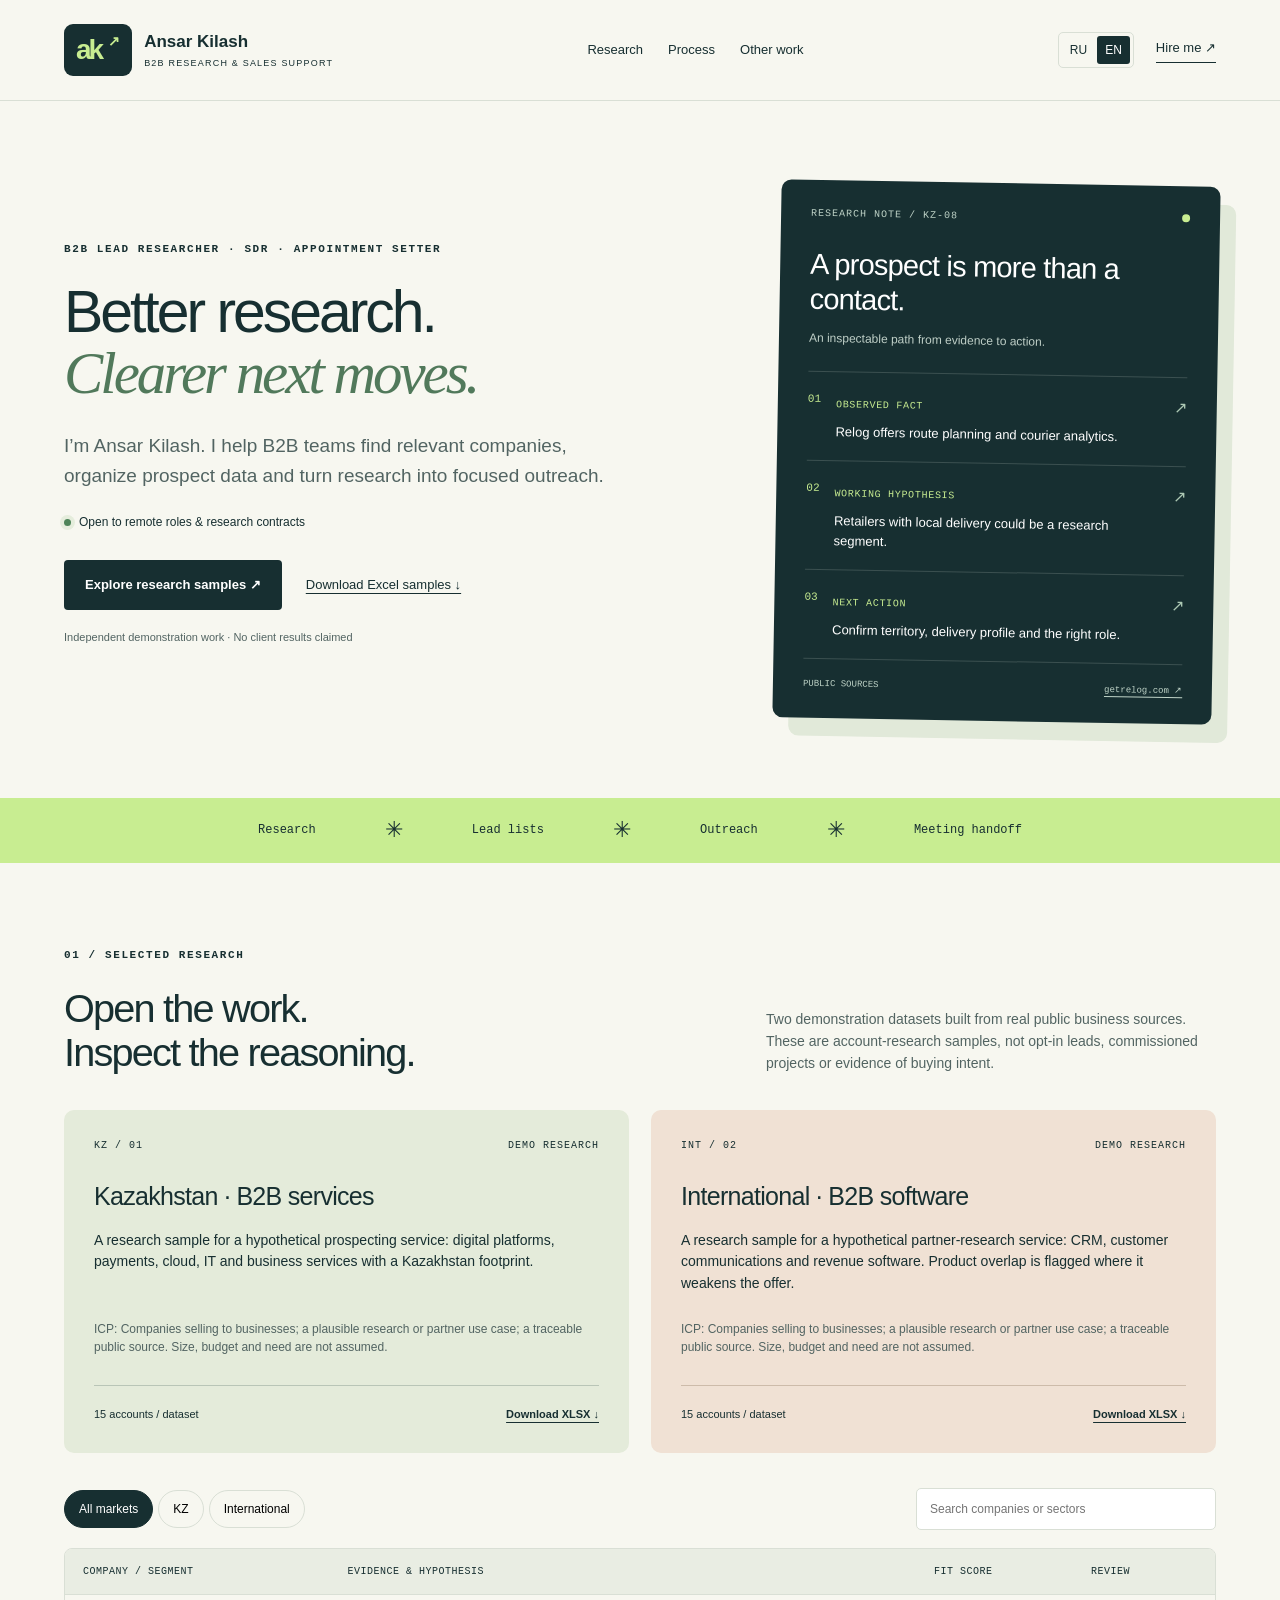
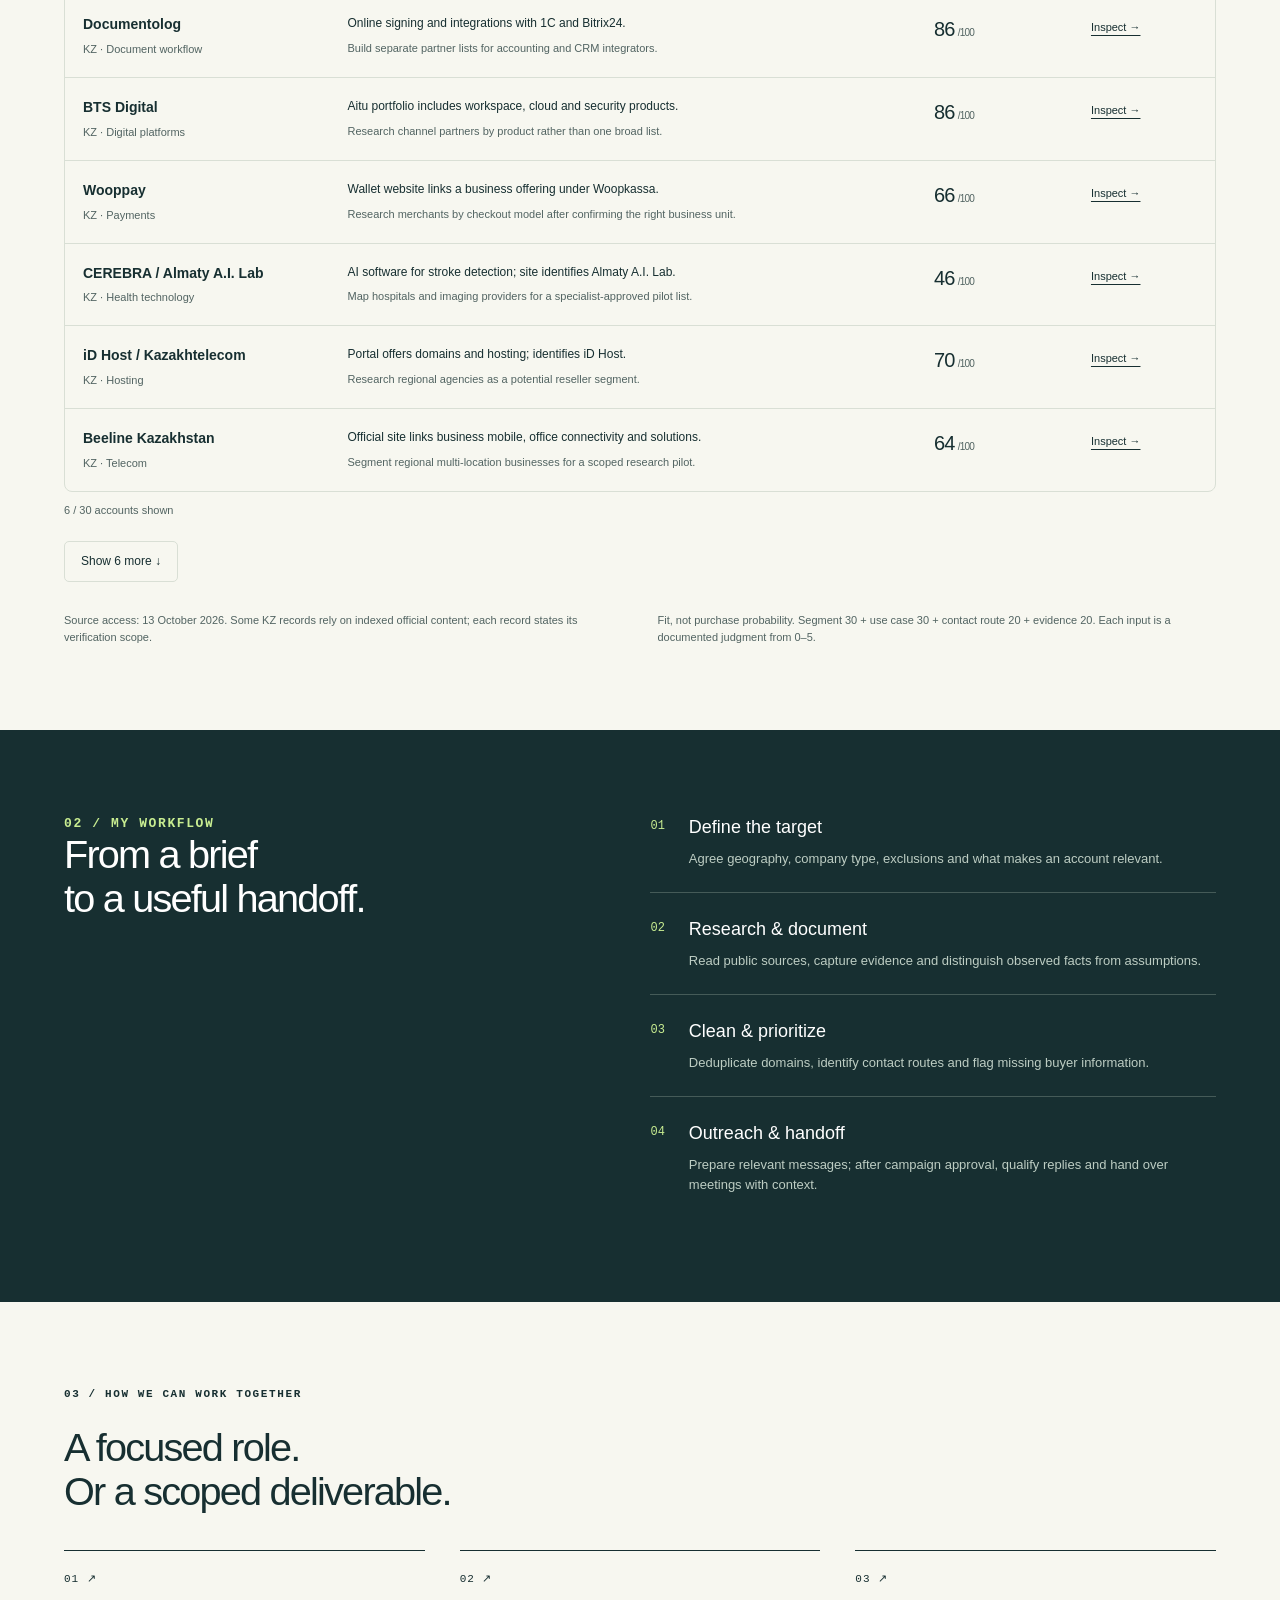
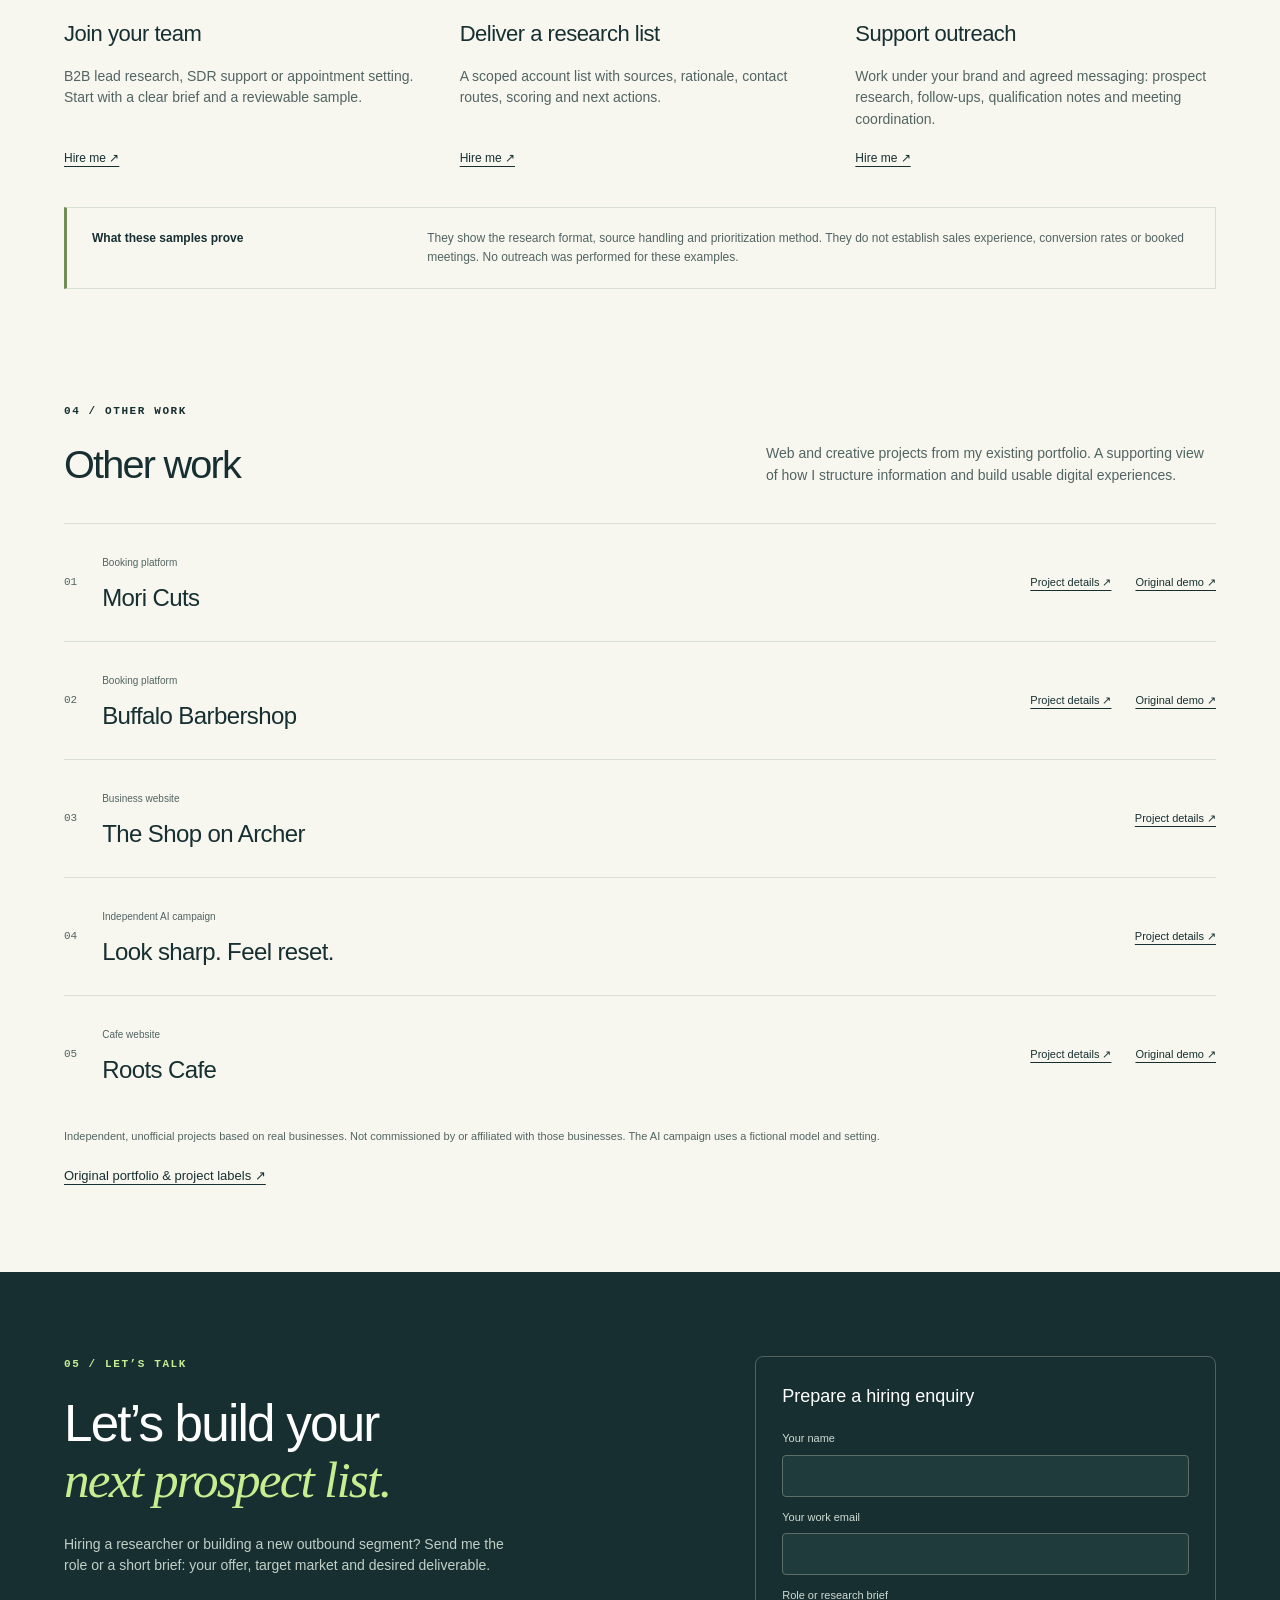
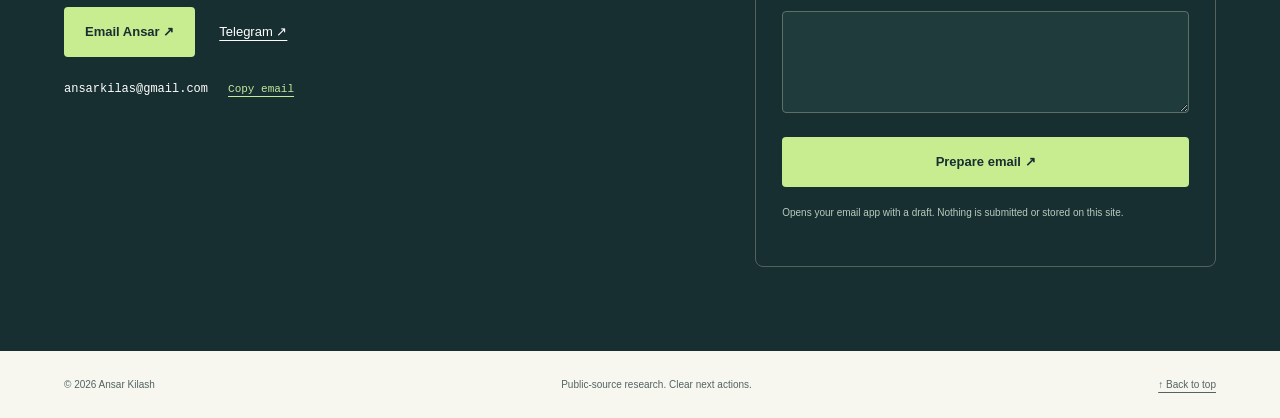
<file: index.html>
<!doctype html><html lang="en"><head><meta charset="utf-8"><meta name="viewport" content="width=device-width,initial-scale=1"><meta name="theme-color" content="#122b2d"><title>Ansar Kilash | B2B Lead Researcher & SDR</title><meta name="description" content="B2B lead research and SDR portfolio of Ansar Kilash. Public-source research samples for Kazakhstan and international markets."><meta property="og:title" content="Ansar Kilash | B2B Lead Researcher & SDR"><meta property="og:description" content="B2B lead research and SDR portfolio of Ansar Kilash. Public-source research samples for Kazakhstan and international markets."><meta property="og:type" content="website"><link rel="alternate" hreflang="en" href="index.html"><link rel="alternate" hreflang="ru" href="ru.html"><link rel="icon" href="favicon.svg" type="image/svg+xml"><link rel="stylesheet" href="styles.css"><script src="data.js" defer></script><script src="app.js" defer></script></head><body><a class="skip" href="#main">Skip to content</a><header><a class="brand" href="index.html"><span class="monogram">ak<span>↗</span></span><span>Ansar Kilash<small>B2B RESEARCH & SALES SUPPORT</small></span></a><nav aria-label="Main navigation"><a href="#research">Research</a><a href="#process">Process</a><a href="#other">Other work</a></nav><div class="nav-right"><div class="languages" aria-label="Language"><a href="ru.html" >RU</a><a href="index.html" aria-current="page">EN</a></div><a class="small-cta" href="#contact">Hire me ↗</a></div></header><main id="main"><section class="hero"><div class="hero-copy"><p class="eyebrow">B2B LEAD RESEARCHER · SDR · APPOINTMENT SETTER</p><h1>Better research.<br><em>Clearer next moves.</em></h1><p class="intro">I’m Ansar Kilash. I help B2B teams find relevant companies, organize prospect data and turn research into focused outreach.</p><p class="available"><span></span>Open to remote roles & research contracts</p><div class="buttons"><a class="button primary" href="#research">Explore research samples ↗</a><a class="text-link" href="#downloads">Download Excel samples ↓</a></div><p class="micro">Independent demonstration work · No client results claimed</p></div><aside class="research-board" aria-label="Example research reasoning"><div class="board-top"><span>RESEARCH NOTE / KZ-08</span><span class="board-dot"></span></div><h2>A prospect is more than a contact.</h2><p>An inspectable path from evidence to action.</p><div class="board-item"><span>01</span><div><small>Observed fact</small><p>Relog offers route planning and courier analytics.</p></div><i>↗</i></div><div class="board-item"><span>02</span><div><small>Working hypothesis</small><p>Retailers with local delivery could be a research segment.</p></div><i>↗</i></div><div class="board-item"><span>03</span><div><small>Next action</small><p>Confirm territory, delivery profile and the right role.</p></div><i>↗</i></div><div class="board-footer"><span>PUBLIC SOURCES</span><a href="https://getrelog.com/" target="_blank" rel="noopener noreferrer">getrelog.com ↗</a></div></aside></section><div class="capability-strip"><span>Research</span><b aria-hidden="true">✳</b><span>Lead lists</span><b aria-hidden="true">✳</b><span>Outreach</span><b aria-hidden="true">✳</b><span>Meeting handoff</span></div><section class="section" id="research"><div class="section-head"><div><p class="eyebrow">01 / Selected research</p><h2>Open the work.<br>Inspect the reasoning.</h2></div><p>Two demonstration datasets built from real public business sources. These are account-research samples, not opt-in leads, commissioned projects or evidence of buying intent.</p></div><div class="case-grid" id="downloads"><article class="case kz"><div class="case-top"><span>KZ / 01</span><span>DEMO RESEARCH</span></div><h3>Kazakhstan · B2B services</h3><p>A research sample for a hypothetical prospecting service: digital platforms, payments, cloud, IT and business services with a Kazakhstan footprint.</p><p class="icp">ICP: Companies selling to businesses; a plausible research or partner use case; a traceable public source. Size, budget and need are not assumed.</p><div class="case-bottom"><span>15 accounts / dataset</span><a href="downloads/KZ-prospect-research.xlsx" download>Download XLSX ↓</a></div></article><article class="case international"><div class="case-top"><span>INT / 02</span><span>DEMO RESEARCH</span></div><h3>International · B2B software</h3><p>A research sample for a hypothetical partner-research service: CRM, customer communications and revenue software. Product overlap is flagged where it weakens the offer.</p><p class="icp">ICP: Companies selling to businesses; a plausible research or partner use case; a traceable public source. Size, budget and need are not assumed.</p><div class="case-bottom"><span>15 accounts / dataset</span><a href="downloads/International-prospect-research.xlsx" download>Download XLSX ↓</a></div></article></div><div class="research-controls"><div class="filters" role="group" aria-label="Market filter"><button type="button" data-market="ALL" aria-pressed="true">All markets</button><button type="button" data-market="KZ" aria-pressed="false">KZ</button><button type="button" data-market="INT" aria-pressed="false">International</button></div><label class="search"><span class="sr-only">Search companies or sectors</span><input type="search" id="search" placeholder="Search companies or sectors"></label></div><div class="table-wrap"><table><thead><tr><th scope="col">Company / segment</th><th scope="col">Evidence & hypothesis</th><th scope="col">Fit score</th><th scope="col">Review</th></tr></thead><tbody id="leads"><tr data-id="KZ-01"><td><b>Documentolog</b><small>KZ · Document workflow</small></td><td><p>Online signing and integrations with 1C and Bitrix24.</p><small>Build separate partner lists for accounting and CRM integrators.</small></td><td><span class="score">86<small>/100</small></span></td><td><button class="inspect" data-id="KZ-01">Inspect →<span class="sr-only"> Documentolog</span></button></td></tr><tr data-id="KZ-02"><td><b>BTS Digital</b><small>KZ · Digital platforms</small></td><td><p>Aitu portfolio includes workspace, cloud and security products.</p><small>Research channel partners by product rather than one broad list.</small></td><td><span class="score">86<small>/100</small></span></td><td><button class="inspect" data-id="KZ-02">Inspect →<span class="sr-only"> BTS Digital</span></button></td></tr><tr data-id="KZ-03"><td><b>Wooppay</b><small>KZ · Payments</small></td><td><p>Wallet website links a business offering under Woopkassa.</p><small>Research merchants by checkout model after confirming the right business unit.</small></td><td><span class="score">66<small>/100</small></span></td><td><button class="inspect" data-id="KZ-03">Inspect →<span class="sr-only"> Wooppay</span></button></td></tr><tr data-id="KZ-04"><td><b>CEREBRA / Almaty A.I. Lab</b><small>KZ · Health technology</small></td><td><p>AI software for stroke detection; site identifies Almaty A.I. Lab.</p><small>Map hospitals and imaging providers for a specialist-approved pilot list.</small></td><td><span class="score">46<small>/100</small></span></td><td><button class="inspect" data-id="KZ-04">Inspect →<span class="sr-only"> CEREBRA / Almaty A.I. Lab</span></button></td></tr><tr data-id="KZ-05"><td><b>iD Host / Kazakhtelecom</b><small>KZ · Hosting</small></td><td><p>Portal offers domains and hosting; identifies iD Host.</p><small>Research regional agencies as a potential reseller segment.</small></td><td><span class="score">70<small>/100</small></span></td><td><button class="inspect" data-id="KZ-05">Inspect →<span class="sr-only"> iD Host / Kazakhtelecom</span></button></td></tr><tr data-id="KZ-06"><td><b>Beeline Kazakhstan</b><small>KZ · Telecom</small></td><td><p>Official site links business mobile, office connectivity and solutions.</p><small>Segment regional multi-location businesses for a scoped research pilot.</small></td><td><span class="score">64<small>/100</small></span></td><td><button class="inspect" data-id="KZ-06">Inspect →<span class="sr-only"> Beeline Kazakhstan</span></button></td></tr><tr data-id="KZ-07"><td><b>OneVision</b><small>KZ · Payments</small></td><td><p>Internet acquiring, recurring payments and merchant API.</p><small>Build merchant lists separated by subscription and one-off payment models.</small></td><td><span class="score">90<small>/100</small></span></td><td><button class="inspect" data-id="KZ-07">Inspect →<span class="sr-only"> OneVision</span></button></td></tr><tr data-id="KZ-08"><td><b>Relog</b><small>KZ · Logistics SaaS</small></td><td><p>TMS for route planning, orders and courier analytics.</p><small>Research retailers and distributors with visible local delivery operations.</small></td><td><span class="score">92<small>/100</small></span></td><td><button class="inspect" data-id="KZ-08">Inspect →<span class="sr-only"> Relog</span></button></td></tr><tr data-id="KZ-09"><td><b>Citix</b><small>KZ · Outdoor advertising</small></td><td><p>Smart-board advertising in Kazakhstan; media-plan enquiry page.</p><small>Research regional brands with physical outlets for media sales.</small></td><td><span class="score">80<small>/100</small></span></td><td><button class="inspect" data-id="KZ-09">Inspect →<span class="sr-only"> Citix</span></button></td></tr><tr data-id="KZ-10"><td><b>Kazteleport</b><small>KZ · Cloud and IT</small></td><td><p>Business infrastructure, cloud, colocation and cybersecurity services.</p><small>Research IT service partners by cloud and security specialization.</small></td><td><span class="score">80<small>/100</small></span></td><td><button class="inspect" data-id="KZ-10">Inspect →<span class="sr-only"> Kazteleport</span></button></td></tr><tr data-id="KZ-11"><td><b>PS Cloud Services</b><small>KZ · Cloud and hosting</small></td><td><p>Official documentation describes a hosted website-builder product.</p><small>Research web agencies as a possible partner channel.</small></td><td><span class="score">58<small>/100</small></span></td><td><button class="inspect" data-id="KZ-11">Inspect →<span class="sr-only"> PS Cloud Services</span></button></td></tr><tr data-id="KZ-12"><td><b>Hoster.KZ</b><small>KZ · Hosting</small></td><td><p>Official help pages expose support and service-order routing.</p><small>Qualify agency reseller fit before building a partner list.</small></td><td><span class="score">48<small>/100</small></span></td><td><button class="inspect" data-id="KZ-12">Inspect →<span class="sr-only"> Hoster.KZ</span></button></td></tr><tr data-id="KZ-13"><td><b>Clockster</b><small>KZ · Workforce SaaS</small></td><td><p>Help topics include attendance, schedules, payroll and locations.</p><small>Research multi-location service businesses for workforce-product fit.</small></td><td><span class="score">78<small>/100</small></span></td><td><button class="inspect" data-id="KZ-13">Inspect →<span class="sr-only"> Clockster</span></button></td></tr><tr data-id="KZ-14"><td><b>Tarlan Payments</b><small>KZ · Payments</small></td><td><p>Official docs describe merchant onboarding and payment gateway integration.</p><small>Research online businesses by integration complexity.</small></td><td><span class="score">78<small>/100</small></span></td><td><button class="inspect" data-id="KZ-14">Inspect →<span class="sr-only"> Tarlan Payments</span></button></td></tr><tr data-id="KZ-15"><td><b>Hosti.kz</b><small>KZ · IT services</small></td><td><p>Business websites, corporate software, hosting and maintenance.</p><small>Research local businesses by website and maintenance use case.</small></td><td><span class="score">90<small>/100</small></span></td><td><button class="inspect" data-id="KZ-15">Inspect →<span class="sr-only"> Hosti.kz</span></button></td></tr><tr data-id="INT-01"><td><b>Pipedrive</b><small>INT · CRM</small></td><td><p>Sales CRM with pipeline management, automations and partner program.</p><small>Research regional CRM consultancies as a channel-partner segment.</small></td><td><span class="score">76<small>/100</small></span></td><td><button class="inspect" data-id="INT-01">Inspect →<span class="sr-only"> Pipedrive</span></button></td></tr><tr data-id="INT-02"><td><b>Close</b><small>INT · CRM</small></td><td><p>Sales CRM combines calling, email, SMS and automation.</p><small>Research sales agencies for a partner-focused list.</small></td><td><span class="score">76<small>/100</small></span></td><td><button class="inspect" data-id="INT-02">Inspect →<span class="sr-only"> Close</span></button></td></tr><tr data-id="INT-03"><td><b>Attio</b><small>INT · CRM</small></td><td><p>CRM includes enrichment, workflows and sequences.</p><small>Research expert implementation partners with a specialized data sample.</small></td><td><span class="score">80<small>/100</small></span></td><td><button class="inspect" data-id="INT-03">Inspect →<span class="sr-only"> Attio</span></button></td></tr><tr data-id="INT-04"><td><b>Front</b><small>INT · Customer service</small></td><td><p>Customer-service platform with email and client communication use cases.</p><small>Research service businesses by shared-inbox use case.</small></td><td><span class="score">82<small>/100</small></span></td><td><button class="inspect" data-id="INT-04">Inspect →<span class="sr-only"> Front</span></button></td></tr><tr data-id="INT-05"><td><b>Intercom</b><small>INT · Customer service</small></td><td><p>Platform for human and AI customer service with solution partners.</p><small>Research implementation partners focused on a defined vertical.</small></td><td><span class="score">76<small>/100</small></span></td><td><button class="inspect" data-id="INT-05">Inspect →<span class="sr-only"> Intercom</span></button></td></tr><tr data-id="INT-06"><td><b>Customer.io</b><small>INT · Customer engagement</small></td><td><p>Customer-engagement platform with partner and contact pages.</p><small>Research lifecycle-marketing agencies by specialization.</small></td><td><span class="score">86<small>/100</small></span></td><td><button class="inspect" data-id="INT-06">Inspect →<span class="sr-only"> Customer.io</span></button></td></tr><tr data-id="INT-07"><td><b>Aircall</b><small>INT · Business communications</small></td><td><p>Business communications platform with CRM integrations and channel partners.</p><small>Research CRM integrators serving phone-based sales teams.</small></td><td><span class="score">86<small>/100</small></span></td><td><button class="inspect" data-id="INT-07">Inspect →<span class="sr-only"> Aircall</span></button></td></tr><tr data-id="INT-08"><td><b>lemlist</b><small>INT · Sales engagement</small></td><td><p>Outbound platform; expert and partner links are public.</p><small>Research niche outbound agencies with documented vertical focus.</small></td><td><span class="score">80<small>/100</small></span></td><td><button class="inspect" data-id="INT-08">Inspect →<span class="sr-only"> lemlist</span></button></td></tr><tr data-id="INT-09"><td><b>Apollo</b><small>INT · Sales intelligence</small></td><td><p>GTM platform covering prospecting and sales workflows.</p><small>Explore specialist manual research only after checking internal capabilities.</small></td><td><span class="score">52<small>/100</small></span></td><td><button class="inspect" data-id="INT-09">Inspect →<span class="sr-only"> Apollo</span></button></td></tr><tr data-id="INT-10"><td><b>Cognism</b><small>INT · Sales intelligence</small></td><td><p>B2B data and enrichment with CRM integrations.</p><small>Qualify a regional research gap before proposing a service.</small></td><td><span class="score">52<small>/100</small></span></td><td><button class="inspect" data-id="INT-10">Inspect →<span class="sr-only"> Cognism</span></button></td></tr><tr data-id="INT-11"><td><b>Surfe</b><small>INT · Data enrichment</small></td><td><p>B2B prospecting, enrichment and CRM synchronization.</p><small>Test interest in a narrow region-specific research layer.</small></td><td><span class="score">52<small>/100</small></span></td><td><button class="inspect" data-id="INT-11">Inspect →<span class="sr-only"> Surfe</span></button></td></tr><tr data-id="INT-12"><td><b>Reply.io</b><small>INT · Sales engagement</small></td><td><p>Outreach platform with AI SDR and agency offering.</p><small>Research niche agencies for a partner or co-delivery discussion.</small></td><td><span class="score">76<small>/100</small></span></td><td><button class="inspect" data-id="INT-12">Inspect →<span class="sr-only"> Reply.io</span></button></td></tr><tr data-id="INT-13"><td><b>PandaDoc</b><small>INT · Document SaaS</small></td><td><p>Document workflow, approvals and electronic signatures.</p><small>Research CRM consultancies for document-workflow partnerships.</small></td><td><span class="score">70<small>/100</small></span></td><td><button class="inspect" data-id="INT-13">Inspect →<span class="sr-only"> PandaDoc</span></button></td></tr><tr data-id="INT-14"><td><b>DocSend / Dropbox</b><small>INT · Document SaaS</small></td><td><p>Virtual data rooms; homepage states DocSend is part of Dropbox.</p><small>Research advisory firms by fundraising and transaction use case.</small></td><td><span class="score">80<small>/100</small></span></td><td><button class="inspect" data-id="INT-14">Inspect →<span class="sr-only"> DocSend / Dropbox</span></button></td></tr><tr data-id="INT-15"><td><b>Chili Piper</b><small>INT · Revenue operations</small></td><td><p>Website conversion, form routing, meeting handoff and scheduling.</p><small>Research RevOps consultancies supporting demo-led B2B teams.</small></td><td><span class="score">82<small>/100</small></span></td><td><button class="inspect" data-id="INT-15">Inspect →<span class="sr-only"> Chili Piper</span></button></td></tr></tbody></table><p id="empty" hidden>No matching companies.</p></div><p class="result-count" id="result-count" role="status"></p><div class="research-footnotes"><p>Source access: 13 October 2026. Some KZ records rely on indexed official content; each record states its verification scope.</p><p>Fit, not purchase probability. Segment 30 + use case 30 + contact route 20 + evidence 20. Each input is a documented judgment from 0–5.</p></div><noscript><p>Search and detail cards require JavaScript. All records are available in Excel.</p></noscript></section><section class="process section" id="process"><div><p class="eyebrow">02 / My workflow</p><h2>From a brief<br>to a useful handoff.</h2></div><ol><li><span>01</span><div><h3>Define the target</h3><p>Agree geography, company type, exclusions and what makes an account relevant.</p></div></li><li><span>02</span><div><h3>Research & document</h3><p>Read public sources, capture evidence and distinguish observed facts from assumptions.</p></div></li><li><span>03</span><div><h3>Clean & prioritize</h3><p>Deduplicate domains, identify contact routes and flag missing buyer information.</p></div></li><li><span>04</span><div><h3>Outreach & handoff</h3><p>Prepare relevant messages; after campaign approval, qualify replies and hand over meetings with context.</p></div></li></ol></section><section class="section offers"><div class="section-head"><div><p class="eyebrow">03 / How we can work together</p><h2>A focused role.<br>Or a scoped deliverable.</h2></div></div><div class="offer-grid"><article><span class="offer-number">01 ↗</span><h3>Join your team</h3><p>B2B lead research, SDR support or appointment setting. Start with a clear brief and a reviewable sample.</p><a href="#contact">Hire me ↗</a></article><article><span class="offer-number">02 ↗</span><h3>Deliver a research list</h3><p>A scoped account list with sources, rationale, contact routes, scoring and next actions.</p><a href="#contact">Hire me ↗</a></article><article><span class="offer-number">03 ↗</span><h3>Support outreach</h3><p>Work under your brand and agreed messaging: prospect research, follow-ups, qualification notes and meeting coordination.</p><a href="#contact">Hire me ↗</a></article></div><aside class="integrity"><strong>What these samples prove</strong><p>They show the research format, source handling and prioritization method. They do not establish sales experience, conversion rates or booked meetings. No outreach was performed for these examples.</p></aside></section><section class="section other" id="other"><div class="section-head"><div><p class="eyebrow">04 / OTHER WORK</p><h2>Other work</h2></div><p>Web and creative projects from my existing portfolio. A supporting view of how I structure information and build usable digital experiences.</p></div><div class="project-list"><article><span class="project-index">01</span><div><small>Booking platform</small><h3>Mori Cuts</h3></div><div class="project-actions"><a href="https://kilashhh.github.io/ansar-portfoliooo/mori.html" target="_blank" rel="noopener noreferrer">Project details ↗</a><a href="https://mori-cuts.onrender.com/" target="_blank" rel="noopener noreferrer">Original demo ↗</a></div></article><article><span class="project-index">02</span><div><small>Booking platform</small><h3>Buffalo Barbershop</h3></div><div class="project-actions"><a href="https://kilashhh.github.io/ansar-portfoliooo/buffalo.html" target="_blank" rel="noopener noreferrer">Project details ↗</a><a href="https://buffalo-barbershop.onrender.com/" target="_blank" rel="noopener noreferrer">Original demo ↗</a></div></article><article><span class="project-index">03</span><div><small>Business website</small><h3>The Shop on Archer</h3></div><div class="project-actions"><a href="https://kilashhh.github.io/ansar-portfoliooo/archer.html" target="_blank" rel="noopener noreferrer">Project details ↗</a></div></article><article><span class="project-index">04</span><div><small>Independent AI campaign</small><h3>Look sharp. Feel reset.</h3></div><div class="project-actions"><a href="https://kilashhh.github.io/ansar-portfoliooo/ai-advertising.html" target="_blank" rel="noopener noreferrer">Project details ↗</a></div></article><article><span class="project-index">05</span><div><small>Cafe website</small><h3>Roots Cafe</h3></div><div class="project-actions"><a href="https://kilashhh.github.io/ansar-portfoliooo/roots.html" target="_blank" rel="noopener noreferrer">Project details ↗</a><a href="https://kilashhh.github.io/roots-website/" target="_blank" rel="noopener noreferrer">Original demo ↗</a></div></article></div><p class="project-note">Independent, unofficial projects based on real businesses. Not commissioned by or affiliated with those businesses. The AI campaign uses a fictional model and setting.</p><a class="text-link" href="https://kilashhh.github.io/ansar-portfoliooo/" target="_blank" rel="noopener noreferrer">Original portfolio & project labels ↗</a></section><section class="section contact" id="contact"><div><p class="eyebrow">05 / LET’S TALK</p><h2>Let’s build your<br><em>next prospect list.</em></h2><p>Hiring a researcher or building a new outbound segment? Send me the role or a short brief: your offer, target market and desired deliverable.</p><div class="buttons"><a class="button light" href="mailto:ansarkilas@gmail.com">Email Ansar ↗</a><a href="https://t.me/kilashhh" target="_blank" rel="noopener noreferrer">Telegram ↗</a></div><div class="email-line"><span>ansarkilas@gmail.com</span><button id="copy-email" type="button">Copy email</button></div><p id="copy-status" role="status"></p></div><form id="enquiry"><h3>Prepare a hiring enquiry</h3><label for="name">Your name</label><input id="name" name="name" autocomplete="name" required maxlength="120"><label for="email">Your work email</label><input id="email" name="email" type="email" autocomplete="email" required maxlength="200"><label for="brief">Role or research brief</label><textarea id="brief" name="brief" rows="4" required maxlength="3000"></textarea><button type="submit" class="button light">Prepare email ↗</button><p class="micro">Opens your email app with a draft. Nothing is submitted or stored on this site.</p><p id="form-status" role="status"></p></form></section></main><footer><span>© 2026 Ansar Kilash</span><span>Public-source research. Clear next actions.</span><a href="#main">↑ Back to top</a></footer><dialog id="detail" aria-labelledby="detail-title"><button id="close-detail" type="button" class="dialog-close" aria-label="Close">×</button><div id="detail-content"></div></dialog><script>window.UI={"nav":["Research","Process","Other work"],"hire":"Hire me","tag":"B2B LEAD RESEARCHER · SDR · APPOINTMENT SETTER","hero":"Better research.\u003cbr>\u003cem>Clearer next moves.\u003c/em>","intro":"I’m Ansar Kilash. I help B2B teams find relevant companies, organize prospect data and turn research into focused outreach.","availability":"Open to remote roles & research contracts","view":"Explore research samples","download":"Download Excel samples","note":"Independent demonstration work · No client results claimed","panel":"A prospect is more than a contact.","panelSub":"An inspectable path from evidence to action.","signal":"Observed fact","signalText":"Relog offers route planning and courier analytics.","fit":"Working hypothesis","fitText":"Retailers with local delivery could be a research segment.","action":"Next action","actionText":"Confirm territory, delivery profile and the right role.","cap":"Research / Lead lists / Outreach / Meeting handoff","section":"Selected research","title":"Open the work.\u003cbr>Inspect the reasoning.","desc":"Two demonstration datasets built from real public business sources. These are account-research samples, not opt-in leads, commissioned projects or evidence of buying intent.","kz":"Kazakhstan · B2B services","intl":"International · B2B software","kzBody":"A research sample for a hypothetical prospecting service: digital platforms, payments, cloud, IT and business services with a Kazakhstan footprint.","intBody":"A research sample for a hypothetical partner-research service: CRM, customer communications and revenue software. Product overlap is flagged where it weakens the offer.","icp":"ICP: Companies selling to businesses; a plausible research or partner use case; a traceable public source. Size, budget and need are not assumed.","counts":"15 accounts / dataset","xlsx":"Download XLSX","all":"All markets","search":"Search companies or sectors","table":["Company / segment","Evidence & hypothesis","Fit score","Review"],"review":"Inspect →","empty":"No matching companies.","count":"accounts shown","date":"Source access: 13 October 2026. Some KZ records rely on indexed official content; each record states its verification scope.","scoring":"Fit, not purchase probability. Segment 30 + use case 30 + contact route 20 + evidence 20. Each input is a documented judgment from 0–5.","process":"My workflow","processTitle":"From a brief\u003cbr>to a useful handoff.","steps":[["Define the target","Agree geography, company type, exclusions and what makes an account relevant."],["Research & document","Read public sources, capture evidence and distinguish observed facts from assumptions."],["Clean & prioritize","Deduplicate domains, identify contact routes and flag missing buyer information."],["Outreach & handoff","Prepare relevant messages; after campaign approval, qualify replies and hand over meetings with context."]],"offer":"How we can work together","offerTitle":"A focused role.\u003cbr>Or a scoped deliverable.","offers":[["Join your team","B2B lead research, SDR support or appointment setting. Start with a clear brief and a reviewable sample."],["Deliver a research list","A scoped account list with sources, rationale, contact routes, scoring and next actions."],["Support outreach","Work under your brand and agreed messaging: prospect research, follow-ups, qualification notes and meeting coordination."]],"integrity":"What these samples prove","integrityText":"They show the research format, source handling and prioritization method. They do not establish sales experience, conversion rates or booked meetings. No outreach was performed for these examples.","otherTitle":"Other work","otherDesc":"Web and creative projects from my existing portfolio. A supporting view of how I structure information and build usable digital experiences.","projectNote":"Independent, unofficial projects based on real businesses. Not commissioned by or affiliated with those businesses. The AI campaign uses a fictional model and setting.","projectLink":"Project details ↗","live":"Original demo ↗","origin":"Original portfolio & project labels ↗","contactTitle":"Let’s build your\u003cbr>\u003cem>next prospect list.\u003c/em>","contactDesc":"Hiring a researcher or building a new outbound segment? Send me the role or a short brief: your offer, target market and desired deliverable.","email":"Email Ansar ↗","telegram":"Telegram ↗","copy":"Copy email","copied":"Email copied.","copyFail":"Copy manually: ansarkilas@gmail.com","brief":"Prepare a hiring enquiry","yourName":"Your name","yourEmail":"Your work email","need":"Role or research brief","prepare":"Prepare email ↗","formNote":"Opens your email app with a draft. Nothing is submitted or stored on this site.","formReady":"Your email draft is ready. If your email app did not open, use the email link above.","footer":"Public-source research. Clear next actions.","close":"Close","observed":"Observed fact","hyp":"Hypothesis · not verified demand","contact":"Public business contact / route","role":"Suggested role · person not verified","risk":"Limitations","next":"Next action","verification":"Verification scope","source":"Business source ↗","contactSource":"Contact source ↗","notContacted":"Not contacted · no sales outcomes","docTitle":"Ansar Kilash | B2B Lead Researcher & SDR","meta":"B2B lead research and SDR portfolio of Ansar Kilash. Public-source research samples for Kazakhstan and international markets."};</script></body></html>
</file>
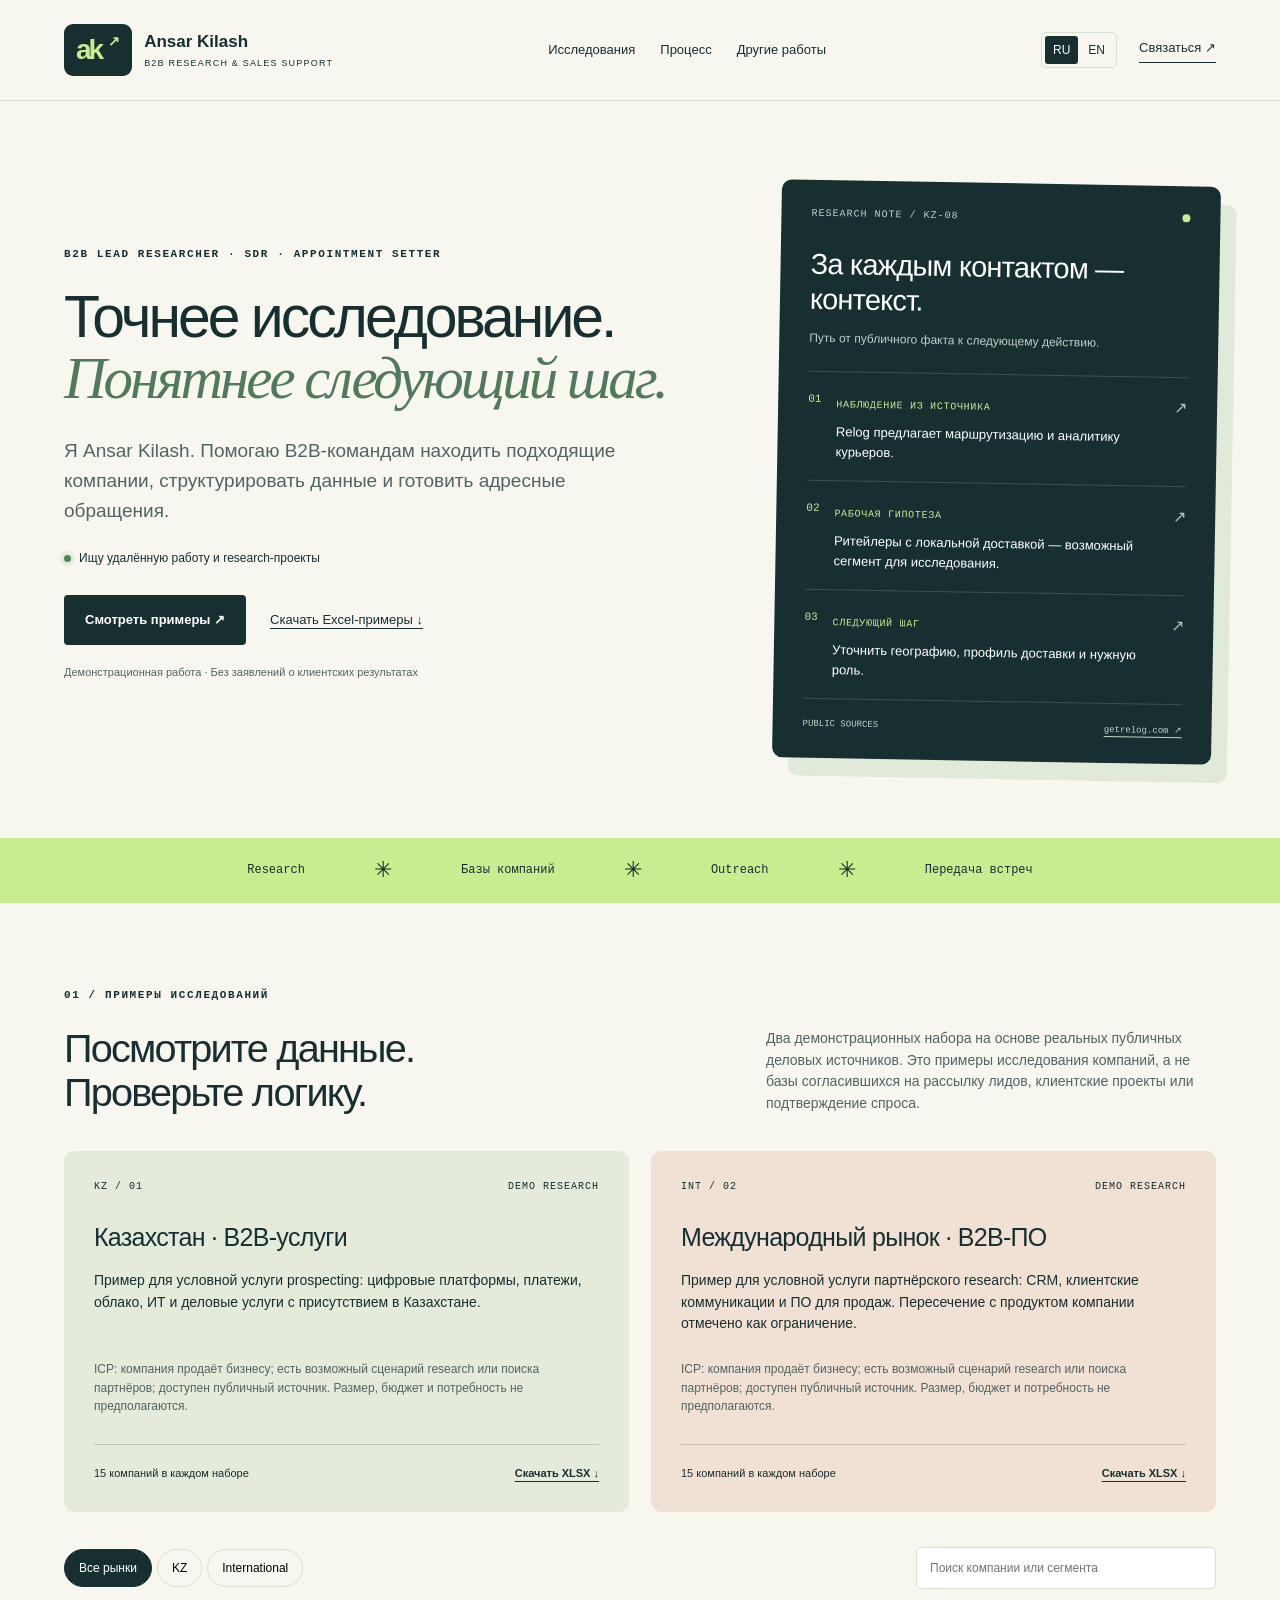
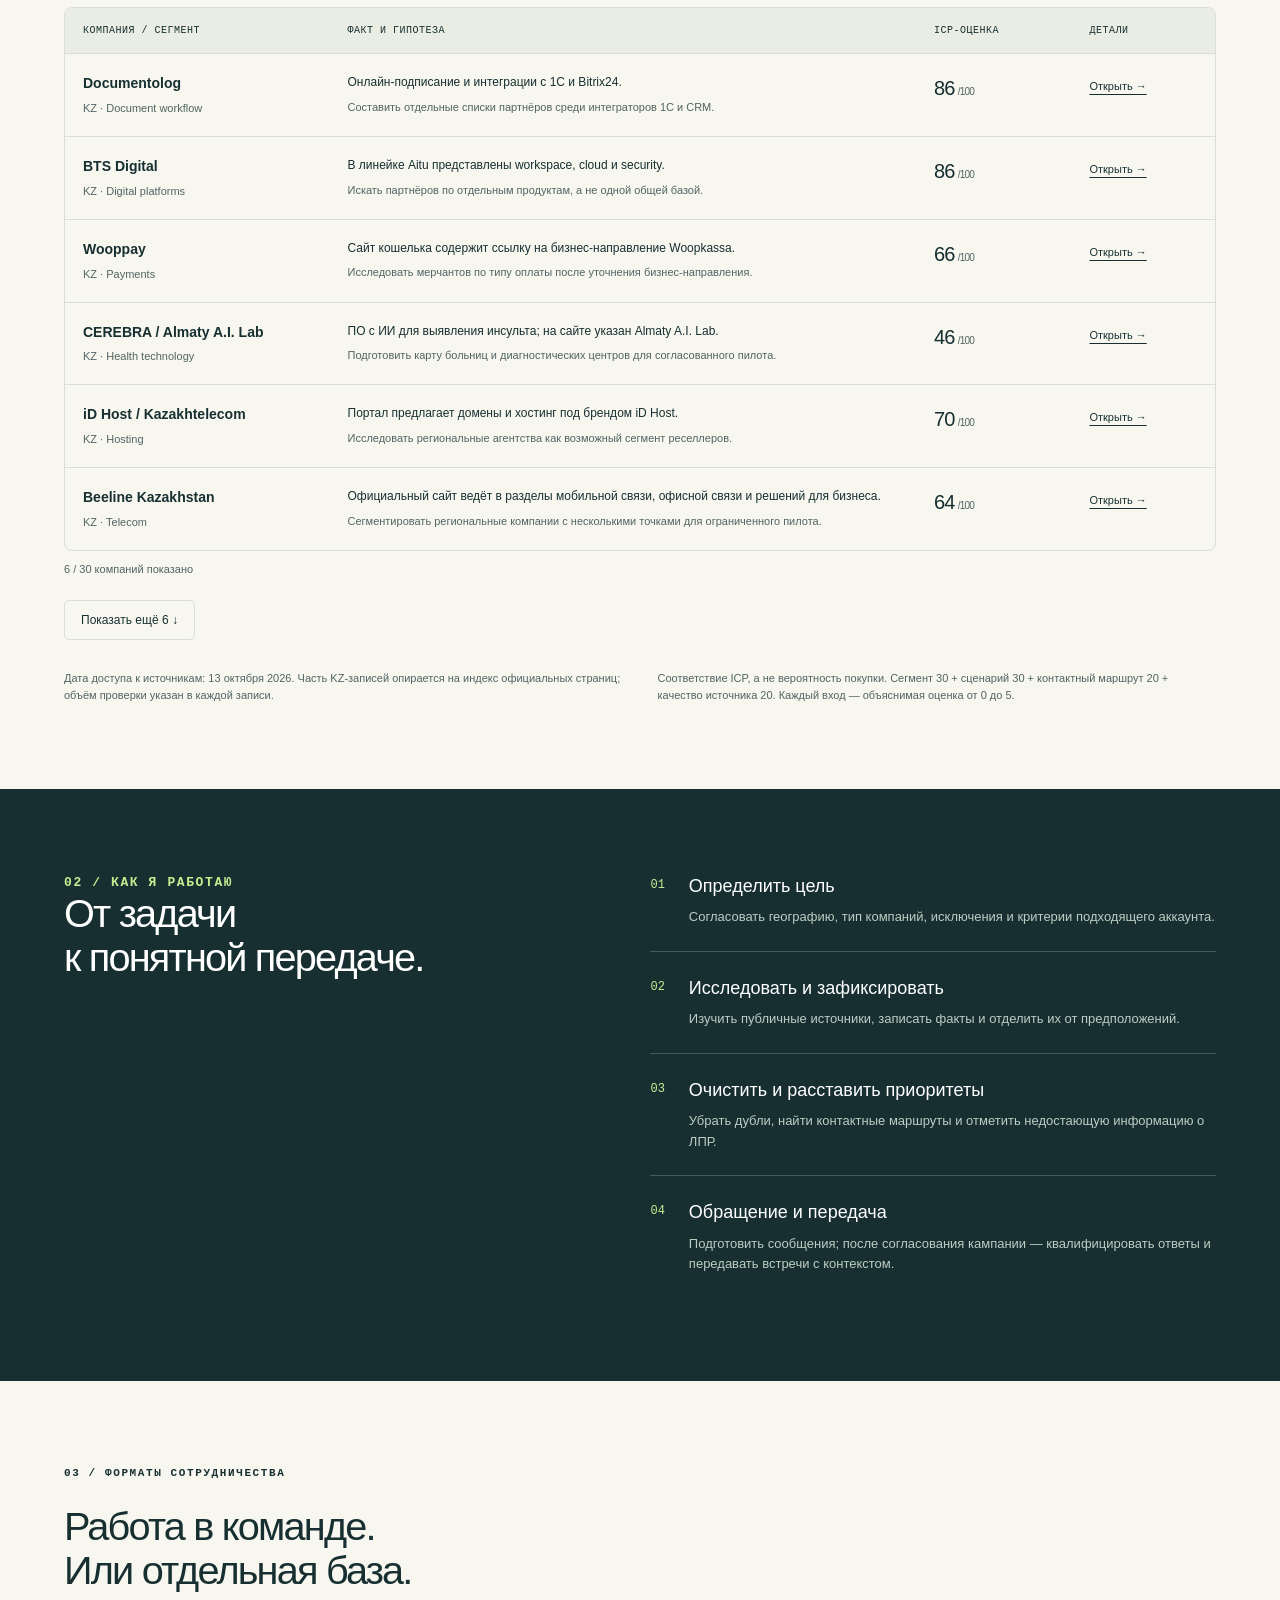
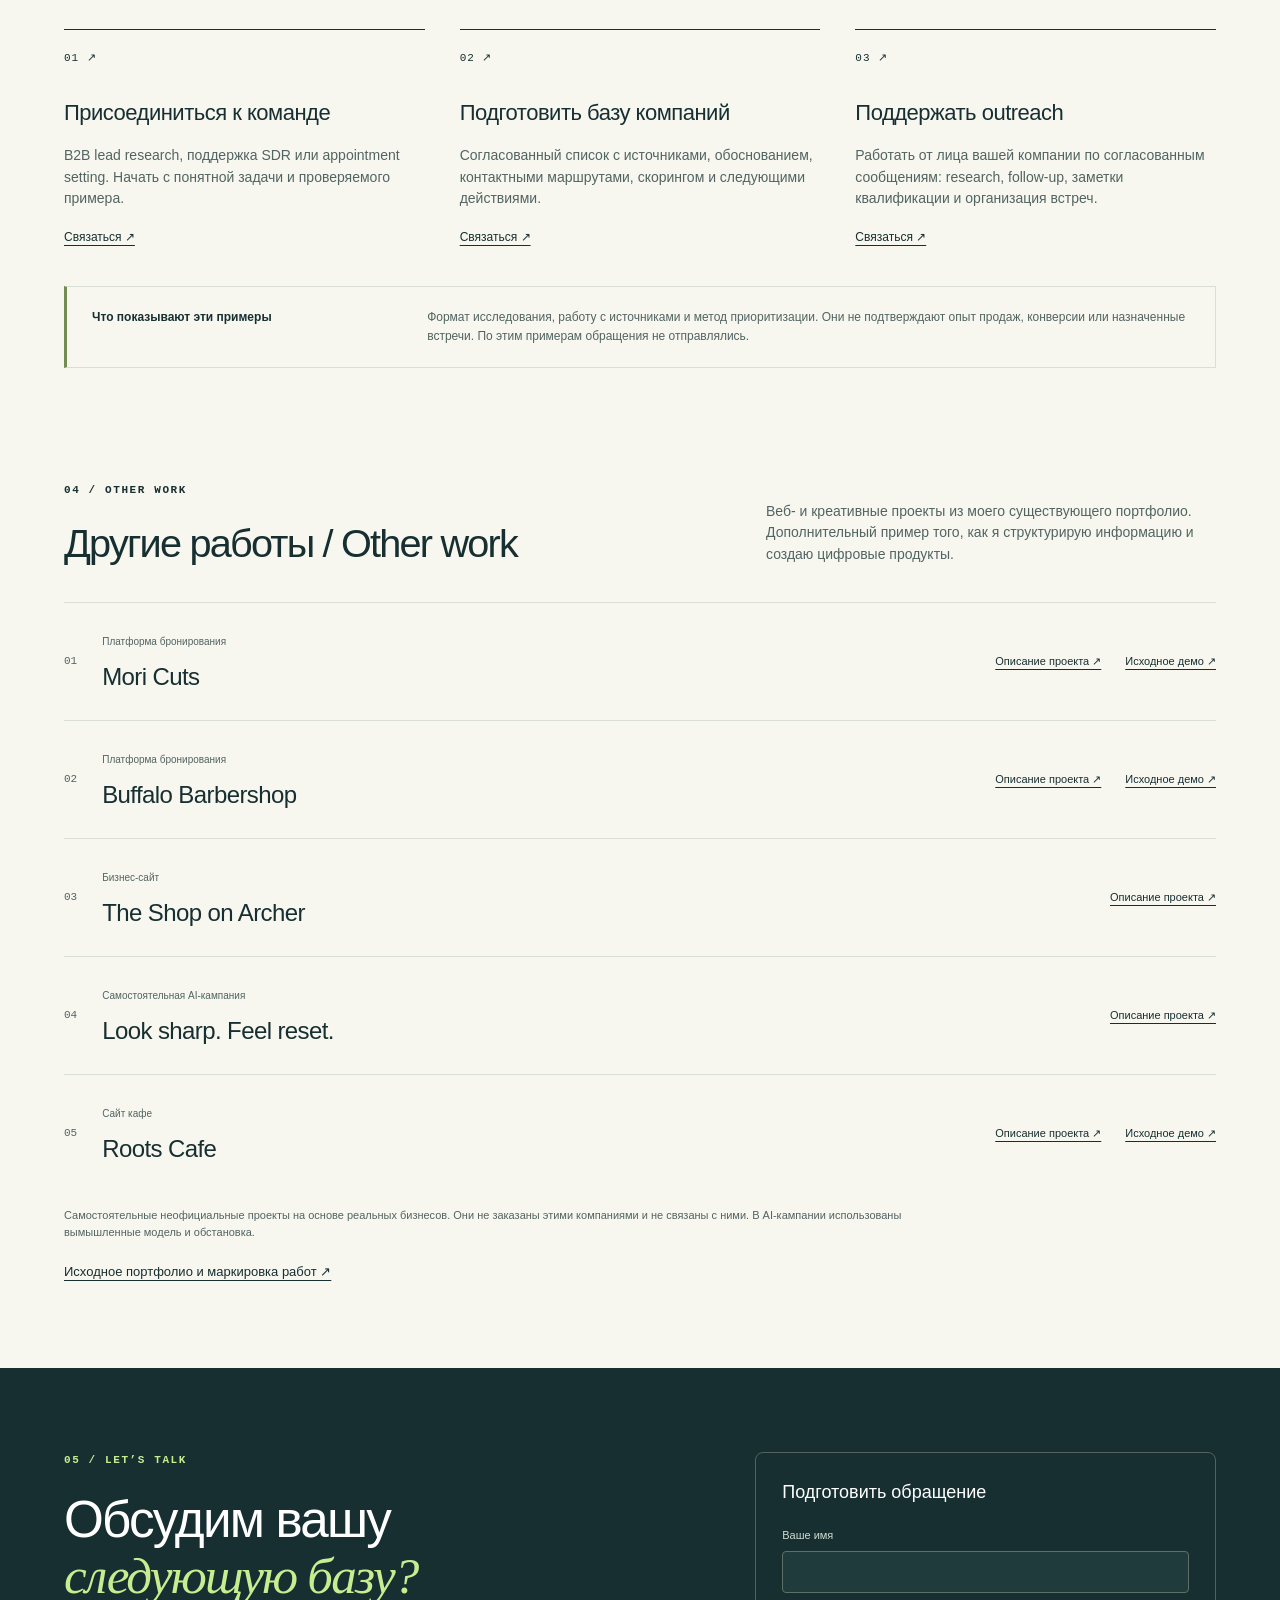
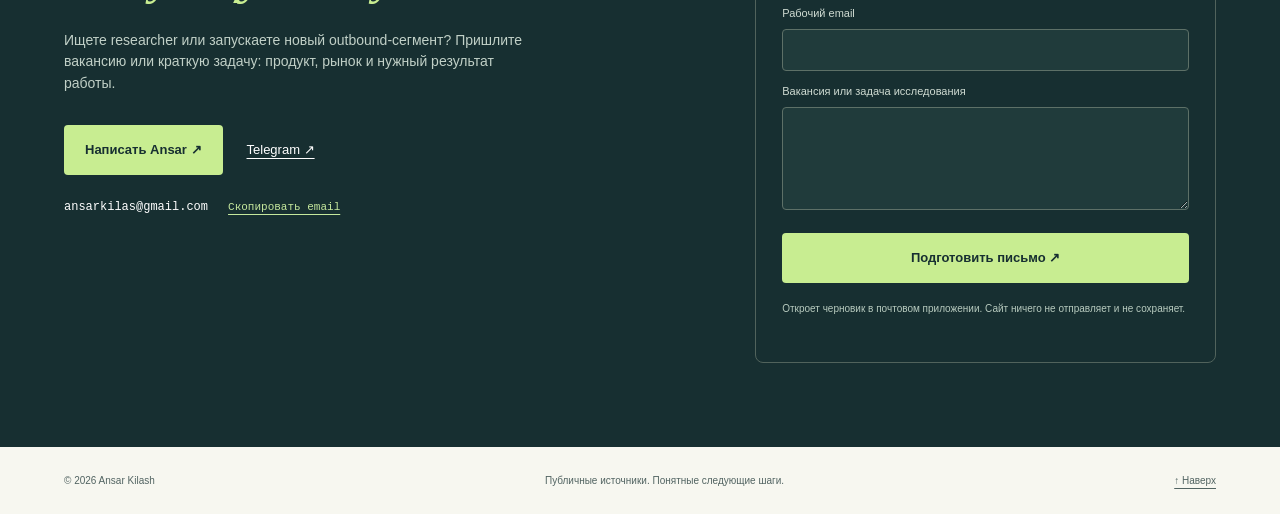
<file: ru.html>
<!doctype html><html lang="ru"><head><meta charset="utf-8"><meta name="viewport" content="width=device-width,initial-scale=1"><meta name="theme-color" content="#122b2d"><title>Ansar Kilash | B2B Research и SDR</title><meta name="description" content="Портфолио Ansar Kilash: B2B lead research, базы компаний и поддержка SDR. Примеры по Казахстану и международному рынку."><meta property="og:title" content="Ansar Kilash | B2B Research и SDR"><meta property="og:description" content="Портфолио Ansar Kilash: B2B lead research, базы компаний и поддержка SDR. Примеры по Казахстану и международному рынку."><meta property="og:type" content="website"><link rel="alternate" hreflang="en" href="index.html"><link rel="alternate" hreflang="ru" href="ru.html"><link rel="icon" href="favicon.svg" type="image/svg+xml"><link rel="stylesheet" href="styles.css"><script src="data.js" defer></script><script src="app.js" defer></script></head><body><a class="skip" href="#main">К содержимому</a><header><a class="brand" href="ru.html"><span class="monogram">ak<span>↗</span></span><span>Ansar Kilash<small>B2B RESEARCH & SALES SUPPORT</small></span></a><nav aria-label="Навигация"><a href="#research">Исследования</a><a href="#process">Процесс</a><a href="#other">Другие работы</a></nav><div class="nav-right"><div class="languages" aria-label="Language"><a href="ru.html" aria-current="page">RU</a><a href="index.html" >EN</a></div><a class="small-cta" href="#contact">Связаться ↗</a></div></header><main id="main"><section class="hero"><div class="hero-copy"><p class="eyebrow">B2B LEAD RESEARCHER · SDR · APPOINTMENT SETTER</p><h1>Точнее исследование.<br><em>Понятнее следующий шаг.</em></h1><p class="intro">Я Ansar Kilash. Помогаю B2B-командам находить подходящие компании, структурировать данные и готовить адресные обращения.</p><p class="available"><span></span>Ищу удалённую работу и research-проекты</p><div class="buttons"><a class="button primary" href="#research">Смотреть примеры ↗</a><a class="text-link" href="#downloads">Скачать Excel-примеры ↓</a></div><p class="micro">Демонстрационная работа · Без заявлений о клиентских результатах</p></div><aside class="research-board" aria-label="Пример логики исследования"><div class="board-top"><span>RESEARCH NOTE / KZ-08</span><span class="board-dot"></span></div><h2>За каждым контактом — контекст.</h2><p>Путь от публичного факта к следующему действию.</p><div class="board-item"><span>01</span><div><small>Наблюдение из источника</small><p>Relog предлагает маршрутизацию и аналитику курьеров.</p></div><i>↗</i></div><div class="board-item"><span>02</span><div><small>Рабочая гипотеза</small><p>Ритейлеры с локальной доставкой — возможный сегмент для исследования.</p></div><i>↗</i></div><div class="board-item"><span>03</span><div><small>Следующий шаг</small><p>Уточнить географию, профиль доставки и нужную роль.</p></div><i>↗</i></div><div class="board-footer"><span>PUBLIC SOURCES</span><a href="https://getrelog.com/" target="_blank" rel="noopener noreferrer">getrelog.com ↗</a></div></aside></section><div class="capability-strip"><span>Research</span><b aria-hidden="true">✳</b><span>Базы компаний</span><b aria-hidden="true">✳</b><span>Outreach</span><b aria-hidden="true">✳</b><span>Передача встреч</span></div><section class="section" id="research"><div class="section-head"><div><p class="eyebrow">01 / Примеры исследований</p><h2>Посмотрите данные.<br>Проверьте логику.</h2></div><p>Два демонстрационных набора на основе реальных публичных деловых источников. Это примеры исследования компаний, а не базы согласившихся на рассылку лидов, клиентские проекты или подтверждение спроса.</p></div><div class="case-grid" id="downloads"><article class="case kz"><div class="case-top"><span>KZ / 01</span><span>DEMO RESEARCH</span></div><h3>Казахстан · B2B-услуги</h3><p>Пример для условной услуги prospecting: цифровые платформы, платежи, облако, ИТ и деловые услуги с присутствием в Казахстане.</p><p class="icp">ICP: компания продаёт бизнесу; есть возможный сценарий research или поиска партнёров; доступен публичный источник. Размер, бюджет и потребность не предполагаются.</p><div class="case-bottom"><span>15 компаний в каждом наборе</span><a href="downloads/KZ-prospect-research.xlsx" download>Скачать XLSX ↓</a></div></article><article class="case international"><div class="case-top"><span>INT / 02</span><span>DEMO RESEARCH</span></div><h3>Международный рынок · B2B-ПО</h3><p>Пример для условной услуги партнёрского research: CRM, клиентские коммуникации и ПО для продаж. Пересечение с продуктом компании отмечено как ограничение.</p><p class="icp">ICP: компания продаёт бизнесу; есть возможный сценарий research или поиска партнёров; доступен публичный источник. Размер, бюджет и потребность не предполагаются.</p><div class="case-bottom"><span>15 компаний в каждом наборе</span><a href="downloads/International-prospect-research.xlsx" download>Скачать XLSX ↓</a></div></article></div><div class="research-controls"><div class="filters" role="group" aria-label="Фильтр рынка"><button type="button" data-market="ALL" aria-pressed="true">Все рынки</button><button type="button" data-market="KZ" aria-pressed="false">KZ</button><button type="button" data-market="INT" aria-pressed="false">International</button></div><label class="search"><span class="sr-only">Поиск компании или сегмента</span><input type="search" id="search" placeholder="Поиск компании или сегмента"></label></div><div class="table-wrap"><table><thead><tr><th scope="col">Компания / сегмент</th><th scope="col">Факт и гипотеза</th><th scope="col">ICP-оценка</th><th scope="col">Детали</th></tr></thead><tbody id="leads"><tr data-id="KZ-01"><td><b>Documentolog</b><small>KZ · Document workflow</small></td><td><p>Онлайн-подписание и интеграции с 1С и Bitrix24.</p><small>Составить отдельные списки партнёров среди интеграторов 1С и CRM.</small></td><td><span class="score">86<small>/100</small></span></td><td><button class="inspect" data-id="KZ-01">Открыть →<span class="sr-only"> Documentolog</span></button></td></tr><tr data-id="KZ-02"><td><b>BTS Digital</b><small>KZ · Digital platforms</small></td><td><p>В линейке Aitu представлены workspace, cloud и security.</p><small>Искать партнёров по отдельным продуктам, а не одной общей базой.</small></td><td><span class="score">86<small>/100</small></span></td><td><button class="inspect" data-id="KZ-02">Открыть →<span class="sr-only"> BTS Digital</span></button></td></tr><tr data-id="KZ-03"><td><b>Wooppay</b><small>KZ · Payments</small></td><td><p>Сайт кошелька содержит ссылку на бизнес-направление Woopkassa.</p><small>Исследовать мерчантов по типу оплаты после уточнения бизнес-направления.</small></td><td><span class="score">66<small>/100</small></span></td><td><button class="inspect" data-id="KZ-03">Открыть →<span class="sr-only"> Wooppay</span></button></td></tr><tr data-id="KZ-04"><td><b>CEREBRA / Almaty A.I. Lab</b><small>KZ · Health technology</small></td><td><p>ПО с ИИ для выявления инсульта; на сайте указан Almaty A.I. Lab.</p><small>Подготовить карту больниц и диагностических центров для согласованного пилота.</small></td><td><span class="score">46<small>/100</small></span></td><td><button class="inspect" data-id="KZ-04">Открыть →<span class="sr-only"> CEREBRA / Almaty A.I. Lab</span></button></td></tr><tr data-id="KZ-05"><td><b>iD Host / Kazakhtelecom</b><small>KZ · Hosting</small></td><td><p>Портал предлагает домены и хостинг под брендом iD Host.</p><small>Исследовать региональные агентства как возможный сегмент реселлеров.</small></td><td><span class="score">70<small>/100</small></span></td><td><button class="inspect" data-id="KZ-05">Открыть →<span class="sr-only"> iD Host / Kazakhtelecom</span></button></td></tr><tr data-id="KZ-06"><td><b>Beeline Kazakhstan</b><small>KZ · Telecom</small></td><td><p>Официальный сайт ведёт в разделы мобильной связи, офисной связи и решений для бизнеса.</p><small>Сегментировать региональные компании с несколькими точками для ограниченного пилота.</small></td><td><span class="score">64<small>/100</small></span></td><td><button class="inspect" data-id="KZ-06">Открыть →<span class="sr-only"> Beeline Kazakhstan</span></button></td></tr><tr data-id="KZ-07"><td><b>OneVision</b><small>KZ · Payments</small></td><td><p>Интернет-эквайринг, рекуррентные платежи и API для мерчантов.</p><small>Разделить базы мерчантов по подписной и разовой модели оплаты.</small></td><td><span class="score">90<small>/100</small></span></td><td><button class="inspect" data-id="KZ-07">Открыть →<span class="sr-only"> OneVision</span></button></td></tr><tr data-id="KZ-08"><td><b>Relog</b><small>KZ · Logistics SaaS</small></td><td><p>TMS для маршрутизации, заказов и аналитики курьеров.</p><small>Найти ритейлеров и дистрибьюторов с публично описанной локальной доставкой.</small></td><td><span class="score">92<small>/100</small></span></td><td><button class="inspect" data-id="KZ-08">Открыть →<span class="sr-only"> Relog</span></button></td></tr><tr data-id="KZ-09"><td><b>Citix</b><small>KZ · Outdoor advertising</small></td><td><p>Реклама на смарт-бордах в Казахстане; заявка на медиаплан.</p><small>Исследовать региональные бренды с офлайн-точками для продажи размещений.</small></td><td><span class="score">80<small>/100</small></span></td><td><button class="inspect" data-id="KZ-09">Открыть →<span class="sr-only"> Citix</span></button></td></tr><tr data-id="KZ-10"><td><b>Kazteleport</b><small>KZ · Cloud and IT</small></td><td><p>ИТ-инфраструктура, облако, colocation и кибербезопасность для бизнеса.</p><small>Исследовать ИТ-партнёров отдельно по облакам и безопасности.</small></td><td><span class="score">80<small>/100</small></span></td><td><button class="inspect" data-id="KZ-10">Открыть →<span class="sr-only"> Kazteleport</span></button></td></tr><tr data-id="KZ-11"><td><b>PS Cloud Services</b><small>KZ · Cloud and hosting</small></td><td><p>Официальная документация описывает конструктор сайтов с хостингом.</p><small>Исследовать веб-агентства как возможный партнёрский канал.</small></td><td><span class="score">58<small>/100</small></span></td><td><button class="inspect" data-id="KZ-11">Открыть →<span class="sr-only"> PS Cloud Services</span></button></td></tr><tr data-id="KZ-12"><td><b>Hoster.KZ</b><small>KZ · Hosting</small></td><td><p>Официальная база знаний содержит маршруты поддержки и заказа услуг.</p><small>Уточнить партнёрский формат для агентств перед сбором базы.</small></td><td><span class="score">48<small>/100</small></span></td><td><button class="inspect" data-id="KZ-12">Открыть →<span class="sr-only"> Hoster.KZ</span></button></td></tr><tr data-id="KZ-13"><td><b>Clockster</b><small>KZ · Workforce SaaS</small></td><td><p>В справке есть учёт посещаемости, графики, зарплата и локации.</p><small>Исследовать сети сервисных компаний на соответствие продукту управления персоналом.</small></td><td><span class="score">78<small>/100</small></span></td><td><button class="inspect" data-id="KZ-13">Открыть →<span class="sr-only"> Clockster</span></button></td></tr><tr data-id="KZ-14"><td><b>Tarlan Payments</b><small>KZ · Payments</small></td><td><p>Официальная документация описывает подключение мерчантов и платёжный шлюз.</p><small>Исследовать онлайн-бизнес по сложности интеграции.</small></td><td><span class="score">78<small>/100</small></span></td><td><button class="inspect" data-id="KZ-14">Открыть →<span class="sr-only"> Tarlan Payments</span></button></td></tr><tr data-id="KZ-15"><td><b>Hosti.kz</b><small>KZ · IT services</small></td><td><p>Бизнес-сайты, корпоративное ПО, хостинг и сопровождение.</p><small>Исследовать местные компании по потребности в сайте и сопровождении.</small></td><td><span class="score">90<small>/100</small></span></td><td><button class="inspect" data-id="KZ-15">Открыть →<span class="sr-only"> Hosti.kz</span></button></td></tr><tr data-id="INT-01"><td><b>Pipedrive</b><small>INT · CRM</small></td><td><p>CRM с воронкой, автоматизацией и партнёрской программой.</p><small>Исследовать региональные CRM-консалтинги как партнёрский сегмент.</small></td><td><span class="score">76<small>/100</small></span></td><td><button class="inspect" data-id="INT-01">Открыть →<span class="sr-only"> Pipedrive</span></button></td></tr><tr data-id="INT-02"><td><b>Close</b><small>INT · CRM</small></td><td><p>CRM объединяет звонки, email, SMS и автоматизацию.</p><small>Исследовать агентства продаж для партнёрской базы.</small></td><td><span class="score">76<small>/100</small></span></td><td><button class="inspect" data-id="INT-02">Открыть →<span class="sr-only"> Close</span></button></td></tr><tr data-id="INT-03"><td><b>Attio</b><small>INT · CRM</small></td><td><p>CRM включает обогащение данных, workflows и sequences.</p><small>Исследовать партнёров по внедрению с узким примером данных.</small></td><td><span class="score">80<small>/100</small></span></td><td><button class="inspect" data-id="INT-03">Открыть →<span class="sr-only"> Attio</span></button></td></tr><tr data-id="INT-04"><td><b>Front</b><small>INT · Customer service</small></td><td><p>Платформа клиентского сервиса с email и коммуникациями с клиентами.</p><small>Исследовать сервисные компании по сценарию общей входящей почты.</small></td><td><span class="score">82<small>/100</small></span></td><td><button class="inspect" data-id="INT-04">Открыть →<span class="sr-only"> Front</span></button></td></tr><tr data-id="INT-05"><td><b>Intercom</b><small>INT · Customer service</small></td><td><p>Платформа клиентского сервиса с ИИ и программой solution partners.</p><small>Исследовать партнёров по внедрению в выбранной отрасли.</small></td><td><span class="score">76<small>/100</small></span></td><td><button class="inspect" data-id="INT-05">Открыть →<span class="sr-only"> Intercom</span></button></td></tr><tr data-id="INT-06"><td><b>Customer.io</b><small>INT · Customer engagement</small></td><td><p>Платформа клиентских коммуникаций со страницами партнёров и контактов.</p><small>Исследовать агентства lifecycle-маркетинга по специализации.</small></td><td><span class="score">86<small>/100</small></span></td><td><button class="inspect" data-id="INT-06">Открыть →<span class="sr-only"> Customer.io</span></button></td></tr><tr data-id="INT-07"><td><b>Aircall</b><small>INT · Business communications</small></td><td><p>Платформа бизнес-коммуникаций с CRM-интеграциями и партнёрами.</p><small>Исследовать CRM-интеграторов, работающих с телефонными продажами.</small></td><td><span class="score">86<small>/100</small></span></td><td><button class="inspect" data-id="INT-07">Открыть →<span class="sr-only"> Aircall</span></button></td></tr><tr data-id="INT-08"><td><b>lemlist</b><small>INT · Sales engagement</small></td><td><p>Платформа outbound; публичные ссылки на экспертов и партнёрства.</p><small>Исследовать outbound-агентства с подтверждённой отраслевой специализацией.</small></td><td><span class="score">80<small>/100</small></span></td><td><button class="inspect" data-id="INT-08">Открыть →<span class="sr-only"> lemlist</span></button></td></tr><tr data-id="INT-09"><td><b>Apollo</b><small>INT · Sales intelligence</small></td><td><p>GTM-платформа для prospecting и процессов продаж.</p><small>Обсудить узкий ручной research после проверки внутренних возможностей.</small></td><td><span class="score">52<small>/100</small></span></td><td><button class="inspect" data-id="INT-09">Открыть →<span class="sr-only"> Apollo</span></button></td></tr><tr data-id="INT-10"><td><b>Cognism</b><small>INT · Sales intelligence</small></td><td><p>B2B-данные и обогащение с CRM-интеграциями.</p><small>Выяснить региональный пробел данных до предложения услуги.</small></td><td><span class="score">52<small>/100</small></span></td><td><button class="inspect" data-id="INT-10">Открыть →<span class="sr-only"> Cognism</span></button></td></tr><tr data-id="INT-11"><td><b>Surfe</b><small>INT · Data enrichment</small></td><td><p>B2B-prospecting, обогащение и синхронизация CRM.</p><small>Проверить интерес к ручному research в узком регионе.</small></td><td><span class="score">52<small>/100</small></span></td><td><button class="inspect" data-id="INT-11">Открыть →<span class="sr-only"> Surfe</span></button></td></tr><tr data-id="INT-12"><td><b>Reply.io</b><small>INT · Sales engagement</small></td><td><p>Платформа outreach с AI SDR и предложением для агентств.</p><small>Исследовать нишевые агентства для обсуждения партнёрства.</small></td><td><span class="score">76<small>/100</small></span></td><td><button class="inspect" data-id="INT-12">Открыть →<span class="sr-only"> Reply.io</span></button></td></tr><tr data-id="INT-13"><td><b>PandaDoc</b><small>INT · Document SaaS</small></td><td><p>Документооборот, согласования и электронные подписи.</p><small>Исследовать CRM-консалтинги для партнёрств по документообороту.</small></td><td><span class="score">70<small>/100</small></span></td><td><button class="inspect" data-id="INT-13">Открыть →<span class="sr-only"> PandaDoc</span></button></td></tr><tr data-id="INT-14"><td><b>DocSend / Dropbox</b><small>INT · Document SaaS</small></td><td><p>Виртуальные комнаты данных; сайт указывает принадлежность Dropbox.</p><small>Исследовать консалтинговые фирмы по fundraising и сделкам.</small></td><td><span class="score">80<small>/100</small></span></td><td><button class="inspect" data-id="INT-14">Открыть →<span class="sr-only"> DocSend / Dropbox</span></button></td></tr><tr data-id="INT-15"><td><b>Chili Piper</b><small>INT · Revenue operations</small></td><td><p>Конверсия сайта, маршрутизация форм, передача встреч и расписание.</p><small>Исследовать RevOps-консалтинги для B2B-команд с продажами через демо.</small></td><td><span class="score">82<small>/100</small></span></td><td><button class="inspect" data-id="INT-15">Открыть →<span class="sr-only"> Chili Piper</span></button></td></tr></tbody></table><p id="empty" hidden>Компании не найдены.</p></div><p class="result-count" id="result-count" role="status"></p><div class="research-footnotes"><p>Дата доступа к источникам: 13 октября 2026. Часть KZ-записей опирается на индекс официальных страниц; объём проверки указан в каждой записи.</p><p>Соответствие ICP, а не вероятность покупки. Сегмент 30 + сценарий 30 + контактный маршрут 20 + качество источника 20. Каждый вход — объяснимая оценка от 0 до 5.</p></div><noscript><p>Поиск и карточки требуют JavaScript. Все данные доступны в Excel.</p></noscript></section><section class="process section" id="process"><div><p class="eyebrow">02 / Как я работаю</p><h2>От задачи<br>к понятной передаче.</h2></div><ol><li><span>01</span><div><h3>Определить цель</h3><p>Согласовать географию, тип компаний, исключения и критерии подходящего аккаунта.</p></div></li><li><span>02</span><div><h3>Исследовать и зафиксировать</h3><p>Изучить публичные источники, записать факты и отделить их от предположений.</p></div></li><li><span>03</span><div><h3>Очистить и расставить приоритеты</h3><p>Убрать дубли, найти контактные маршруты и отметить недостающую информацию о ЛПР.</p></div></li><li><span>04</span><div><h3>Обращение и передача</h3><p>Подготовить сообщения; после согласования кампании — квалифицировать ответы и передавать встречи с контекстом.</p></div></li></ol></section><section class="section offers"><div class="section-head"><div><p class="eyebrow">03 / Форматы сотрудничества</p><h2>Работа в команде.<br>Или отдельная база.</h2></div></div><div class="offer-grid"><article><span class="offer-number">01 ↗</span><h3>Присоединиться к команде</h3><p>B2B lead research, поддержка SDR или appointment setting. Начать с понятной задачи и проверяемого примера.</p><a href="#contact">Связаться ↗</a></article><article><span class="offer-number">02 ↗</span><h3>Подготовить базу компаний</h3><p>Согласованный список с источниками, обоснованием, контактными маршрутами, скорингом и следующими действиями.</p><a href="#contact">Связаться ↗</a></article><article><span class="offer-number">03 ↗</span><h3>Поддержать outreach</h3><p>Работать от лица вашей компании по согласованным сообщениям: research, follow-up, заметки квалификации и организация встреч.</p><a href="#contact">Связаться ↗</a></article></div><aside class="integrity"><strong>Что показывают эти примеры</strong><p>Формат исследования, работу с источниками и метод приоритизации. Они не подтверждают опыт продаж, конверсии или назначенные встречи. По этим примерам обращения не отправлялись.</p></aside></section><section class="section other" id="other"><div class="section-head"><div><p class="eyebrow">04 / OTHER WORK</p><h2>Другие работы / Other work</h2></div><p>Веб- и креативные проекты из моего существующего портфолио. Дополнительный пример того, как я структурирую информацию и создаю цифровые продукты.</p></div><div class="project-list"><article><span class="project-index">01</span><div><small>Платформа бронирования</small><h3>Mori Cuts</h3></div><div class="project-actions"><a href="https://kilashhh.github.io/ansar-portfoliooo/mori.html" target="_blank" rel="noopener noreferrer">Описание проекта ↗</a><a href="https://mori-cuts.onrender.com/" target="_blank" rel="noopener noreferrer">Исходное демо ↗</a></div></article><article><span class="project-index">02</span><div><small>Платформа бронирования</small><h3>Buffalo Barbershop</h3></div><div class="project-actions"><a href="https://kilashhh.github.io/ansar-portfoliooo/buffalo.html" target="_blank" rel="noopener noreferrer">Описание проекта ↗</a><a href="https://buffalo-barbershop.onrender.com/" target="_blank" rel="noopener noreferrer">Исходное демо ↗</a></div></article><article><span class="project-index">03</span><div><small>Бизнес-сайт</small><h3>The Shop on Archer</h3></div><div class="project-actions"><a href="https://kilashhh.github.io/ansar-portfoliooo/archer.html" target="_blank" rel="noopener noreferrer">Описание проекта ↗</a></div></article><article><span class="project-index">04</span><div><small>Самостоятельная AI-кампания</small><h3>Look sharp. Feel reset.</h3></div><div class="project-actions"><a href="https://kilashhh.github.io/ansar-portfoliooo/ai-advertising.html" target="_blank" rel="noopener noreferrer">Описание проекта ↗</a></div></article><article><span class="project-index">05</span><div><small>Сайт кафе</small><h3>Roots Cafe</h3></div><div class="project-actions"><a href="https://kilashhh.github.io/ansar-portfoliooo/roots.html" target="_blank" rel="noopener noreferrer">Описание проекта ↗</a><a href="https://kilashhh.github.io/roots-website/" target="_blank" rel="noopener noreferrer">Исходное демо ↗</a></div></article></div><p class="project-note">Самостоятельные неофициальные проекты на основе реальных бизнесов. Они не заказаны этими компаниями и не связаны с ними. В AI-кампании использованы вымышленные модель и обстановка.</p><a class="text-link" href="https://kilashhh.github.io/ansar-portfoliooo/" target="_blank" rel="noopener noreferrer">Исходное портфолио и маркировка работ ↗</a></section><section class="section contact" id="contact"><div><p class="eyebrow">05 / LET’S TALK</p><h2>Обсудим вашу<br><em>следующую базу?</em></h2><p>Ищете researcher или запускаете новый outbound-сегмент? Пришлите вакансию или краткую задачу: продукт, рынок и нужный результат работы.</p><div class="buttons"><a class="button light" href="mailto:ansarkilas@gmail.com">Написать Ansar ↗</a><a href="https://t.me/kilashhh" target="_blank" rel="noopener noreferrer">Telegram ↗</a></div><div class="email-line"><span>ansarkilas@gmail.com</span><button id="copy-email" type="button">Скопировать email</button></div><p id="copy-status" role="status"></p></div><form id="enquiry"><h3>Подготовить обращение</h3><label for="name">Ваше имя</label><input id="name" name="name" autocomplete="name" required maxlength="120"><label for="email">Рабочий email</label><input id="email" name="email" type="email" autocomplete="email" required maxlength="200"><label for="brief">Вакансия или задача исследования</label><textarea id="brief" name="brief" rows="4" required maxlength="3000"></textarea><button type="submit" class="button light">Подготовить письмо ↗</button><p class="micro">Откроет черновик в почтовом приложении. Сайт ничего не отправляет и не сохраняет.</p><p id="form-status" role="status"></p></form></section></main><footer><span>© 2026 Ansar Kilash</span><span>Публичные источники. Понятные следующие шаги.</span><a href="#main">↑ Наверх</a></footer><dialog id="detail" aria-labelledby="detail-title"><button id="close-detail" type="button" class="dialog-close" aria-label="Закрыть">×</button><div id="detail-content"></div></dialog><script>window.UI={"nav":["Исследования","Процесс","Другие работы"],"hire":"Связаться","tag":"B2B LEAD RESEARCHER · SDR · APPOINTMENT SETTER","hero":"Точнее исследование.\u003cbr>\u003cem>Понятнее следующий шаг.\u003c/em>","intro":"Я Ansar Kilash. Помогаю B2B-командам находить подходящие компании, структурировать данные и готовить адресные обращения.","availability":"Ищу удалённую работу и research-проекты","view":"Смотреть примеры","download":"Скачать Excel-примеры","note":"Демонстрационная работа · Без заявлений о клиентских результатах","panel":"За каждым контактом — контекст.","panelSub":"Путь от публичного факта к следующему действию.","signal":"Наблюдение из источника","signalText":"Relog предлагает маршрутизацию и аналитику курьеров.","fit":"Рабочая гипотеза","fitText":"Ритейлеры с локальной доставкой — возможный сегмент для исследования.","action":"Следующий шаг","actionText":"Уточнить географию, профиль доставки и нужную роль.","cap":"Research / Базы компаний / Outreach / Передача встреч","section":"Примеры исследований","title":"Посмотрите данные.\u003cbr>Проверьте логику.","desc":"Два демонстрационных набора на основе реальных публичных деловых источников. Это примеры исследования компаний, а не базы согласившихся на рассылку лидов, клиентские проекты или подтверждение спроса.","kz":"Казахстан · B2B-услуги","intl":"Международный рынок · B2B-ПО","kzBody":"Пример для условной услуги prospecting: цифровые платформы, платежи, облако, ИТ и деловые услуги с присутствием в Казахстане.","intBody":"Пример для условной услуги партнёрского research: CRM, клиентские коммуникации и ПО для продаж. Пересечение с продуктом компании отмечено как ограничение.","icp":"ICP: компания продаёт бизнесу; есть возможный сценарий research или поиска партнёров; доступен публичный источник. Размер, бюджет и потребность не предполагаются.","counts":"15 компаний в каждом наборе","xlsx":"Скачать XLSX","all":"Все рынки","search":"Поиск компании или сегмента","table":["Компания / сегмент","Факт и гипотеза","ICP-оценка","Детали"],"review":"Открыть →","empty":"Компании не найдены.","count":"компаний показано","date":"Дата доступа к источникам: 13 октября 2026. Часть KZ-записей опирается на индекс официальных страниц; объём проверки указан в каждой записи.","scoring":"Соответствие ICP, а не вероятность покупки. Сегмент 30 + сценарий 30 + контактный маршрут 20 + качество источника 20. Каждый вход — объяснимая оценка от 0 до 5.","process":"Как я работаю","processTitle":"От задачи\u003cbr>к понятной передаче.","steps":[["Определить цель","Согласовать географию, тип компаний, исключения и критерии подходящего аккаунта."],["Исследовать и зафиксировать","Изучить публичные источники, записать факты и отделить их от предположений."],["Очистить и расставить приоритеты","Убрать дубли, найти контактные маршруты и отметить недостающую информацию о ЛПР."],["Обращение и передача","Подготовить сообщения; после согласования кампании — квалифицировать ответы и передавать встречи с контекстом."]],"offer":"Форматы сотрудничества","offerTitle":"Работа в команде.\u003cbr>Или отдельная база.","offers":[["Присоединиться к команде","B2B lead research, поддержка SDR или appointment setting. Начать с понятной задачи и проверяемого примера."],["Подготовить базу компаний","Согласованный список с источниками, обоснованием, контактными маршрутами, скорингом и следующими действиями."],["Поддержать outreach","Работать от лица вашей компании по согласованным сообщениям: research, follow-up, заметки квалификации и организация встреч."]],"integrity":"Что показывают эти примеры","integrityText":"Формат исследования, работу с источниками и метод приоритизации. Они не подтверждают опыт продаж, конверсии или назначенные встречи. По этим примерам обращения не отправлялись.","otherTitle":"Другие работы / Other work","otherDesc":"Веб- и креативные проекты из моего существующего портфолио. Дополнительный пример того, как я структурирую информацию и создаю цифровые продукты.","projectNote":"Самостоятельные неофициальные проекты на основе реальных бизнесов. Они не заказаны этими компаниями и не связаны с ними. В AI-кампании использованы вымышленные модель и обстановка.","projectLink":"Описание проекта ↗","live":"Исходное демо ↗","origin":"Исходное портфолио и маркировка работ ↗","contactTitle":"Обсудим вашу\u003cbr>\u003cem>следующую базу?\u003c/em>","contactDesc":"Ищете researcher или запускаете новый outbound-сегмент? Пришлите вакансию или краткую задачу: продукт, рынок и нужный результат работы.","email":"Написать Ansar ↗","telegram":"Telegram ↗","copy":"Скопировать email","copied":"Email скопирован.","copyFail":"Скопируйте вручную: ansarkilas@gmail.com","brief":"Подготовить обращение","yourName":"Ваше имя","yourEmail":"Рабочий email","need":"Вакансия или задача исследования","prepare":"Подготовить письмо ↗","formNote":"Откроет черновик в почтовом приложении. Сайт ничего не отправляет и не сохраняет.","formReady":"Черновик подготовлен. Если почта не открылась, используйте email выше.","footer":"Публичные источники. Понятные следующие шаги.","close":"Закрыть","observed":"Факт из источника","hyp":"Гипотеза · спрос не подтверждён","contact":"Публичный деловой контакт / маршрут","role":"Предлагаемая роль · человек не проверен","risk":"Ограничения","next":"Следующий шаг","verification":"Объём проверки","source":"Деловой источник ↗","contactSource":"Источник контакта ↗","notContacted":"Не контактировали · результатов продаж нет","docTitle":"Ansar Kilash | B2B Research и SDR","meta":"Портфолио Ansar Kilash: B2B lead research, базы компаний и поддержка SDR. Примеры по Казахстану и международному рынку."};</script></body></html>
</file>
<file: styles.css>
@charset "UTF-8";
:root{--ink:#172f31;--muted:#526462;--paper:#f7f7f0;--green:#c8ed91;--line:#d9dfd5;--orange:#f2b685;--white:#fff;--radius:10px}*{box-sizing:border-box}html{scroll-behavior:smooth;scroll-padding-top:105px}body{margin:0;background:var(--paper);color:var(--ink);font:16px/1.55 Arial,Helvetica,sans-serif}a{color:inherit;text-underline-offset:4px}button,input,textarea{font:inherit}button,a,input,textarea{-webkit-tap-highlight-color:transparent}button{cursor:pointer}a:focus-visible,button:focus-visible,input:focus-visible,textarea:focus-visible{outline:3px solid #d17b36;outline-offset:5px}button:disabled{cursor:default}[hidden]{display:none!important}.skip{position:absolute;left:20px;top:-100px;padding:12px;background:var(--green);z-index:99}.skip:focus{top:12px}.sr-only{position:absolute;width:1px;height:1px;overflow:hidden;clip:rect(0,0,0,0);white-space:nowrap}header{max-width:1440px;margin:auto;padding:24px 5%;display:flex;justify-content:space-between;align-items:center;gap:24px;border-bottom:1px solid var(--line)}.brand{display:flex;align-items:center;gap:12px;text-decoration:none;font-size:17px;font-weight:700;line-height:1.3}.brand small{display:block;font-size:9px;letter-spacing:1.2px;margin-top:5px;font-weight:400}.monogram{display:inline-flex;background:var(--ink);color:var(--green);font-size:28px;letter-spacing:-3px;padding:8px 12px;border-radius:9px;align-items:flex-start}.monogram span{font-size:14px;letter-spacing:0;padding-left:7px}nav{display:flex;gap:25px;font-size:13px}nav a,.nav-right a{text-decoration:none}.nav-right{display:flex;gap:22px;align-items:center}.languages{display:flex;border:1px solid var(--line);border-radius:5px;padding:3px;gap:2px;font-size:12px}.languages a{padding:5px 8px}.languages a[aria-current]{background:var(--ink);color:white;border-radius:3px}.small-cta{font-size:13px;border-bottom:1px solid;padding-bottom:4px}.hero{max-width:1440px;margin:auto;padding:82px 5% 76px;display:grid;grid-template-columns:1.2fr .85fr;gap:8%;align-items:center}.eyebrow{font:11px/1.5 'Courier New',monospace;font-weight:700;letter-spacing:1.6px;text-transform:uppercase;margin:0 0 24px}h1{font-size:clamp(44px,4.6vw,72px);line-height:1.04;font-weight:500;letter-spacing:-3px;margin:0 0 26px}h1 em,h2 em{font-family:Georgia,serif;font-weight:400}h1 em{color:#51795b}p{margin:0 0 18px}.intro{font-size:19px;max-width:560px;color:var(--muted);line-height:1.6}.available{font-size:12px;display:flex;gap:8px;align-items:center;margin:22px 0 28px}.available span{width:7px;height:7px;border-radius:50%;background:#4d8458;box-shadow:0 0 0 4px #e5eddc}.buttons{display:flex;align-items:center;flex-wrap:wrap;gap:24px}.button{display:inline-flex;justify-content:space-between;gap:18px;border:0;border-radius:4px;padding:15px 21px;text-decoration:none;font-size:13px;font-weight:700}.primary{background:var(--ink);color:#fff}.button:hover{transform:translateY(-2px)}.text-link{font-size:13px}.micro{font-size:11px;line-height:1.65;color:var(--muted);margin-top:18px}.research-board{background:var(--ink);color:#fff;padding:28px 30px;border-radius:var(--radius);transform:rotate(1deg);box-shadow:16px 18px 0 #e1e9d9}.board-top{display:flex;justify-content:space-between;font:10px 'Courier New',monospace;letter-spacing:1px;color:#bfd3c7}.board-dot{width:8px;height:8px;background:var(--green);border-radius:50%}.research-board h2{font-size:29px;line-height:1.2;letter-spacing:-.8px;margin:28px 0 12px;max-width:330px}.research-board>p{color:#bfcfc7;font-size:12px;margin-bottom:24px}.board-item{display:flex;gap:15px;border-top:1px solid #3b5050;padding:18px 0}.board-item>span{font:11px 'Courier New',monospace;color:var(--green);margin-top:3px}.board-item small{font:10px 'Courier New',monospace;color:var(--green);text-transform:uppercase;letter-spacing:.7px}.board-item p{font-size:13px;line-height:1.55;margin:7px 0 0}.board-item i{font-style:normal;margin-left:auto;color:#adc9b4}.board-footer{display:flex;justify-content:space-between;gap:10px;font:9px 'Courier New',monospace;border-top:1px solid #3b5050;padding-top:20px;color:#bfd3c7}.capability-strip{background:var(--green);padding:19px 5%;display:flex;justify-content:center;gap:6%;align-items:center;font:12px 'Courier New',monospace}.capability-strip b{font-size:22px;font-weight:400}.section{max-width:1440px;margin:auto;padding:84px 5%}.section-head{display:flex;justify-content:space-between;gap:50px;align-items:flex-end;margin-bottom:36px}h2{font-size:clamp(33px,3.1vw,48px);font-weight:500;line-height:1.1;letter-spacing:-1.8px;margin:0}.section-head>p{max-width:450px;color:var(--muted);font-size:14px;margin:0}.case-grid{display:grid;grid-template-columns:1fr 1fr;gap:22px}.case{border-radius:var(--radius);padding:30px;display:flex;flex-direction:column}.kz{background:#e4ebda}.international{background:#f0e1d4}.case-top,.case-bottom{display:flex;justify-content:space-between;gap:15px;align-items:center}.case-top{font:10px 'Courier New',monospace;letter-spacing:1px;margin-bottom:30px}.case h3{font-size:25px;letter-spacing:-.7px;font-weight:500;line-height:1.25;margin:0 0 17px}.case p{font-size:14px;max-width:530px}.case .icp{font-size:12px;color:var(--muted);margin-top:auto;padding-top:7px}.case-bottom{border-top:1px solid #b9c5b7;padding-top:20px;font-size:11px;margin-top:10px}.case-bottom a{font-weight:bold}.international .case-bottom{border-color:#cdbbaa}.research-controls{display:flex;justify-content:space-between;gap:20px;margin:35px 0 18px;align-items:center}.filters{display:flex;gap:5px;flex-wrap:wrap}.filters button{border:1px solid var(--line);background:transparent;border-radius:20px;padding:9px 14px;font-size:12px}.filters button[aria-pressed=true]{background:var(--ink);color:white;border-color:var(--ink)}.search{width:300px}.search input{width:100%;border:1px solid var(--line);padding:11px 13px;background:#fff;border-radius:5px;font-size:12px}.table-wrap{overflow:auto;border:1px solid var(--line);border-radius:8px}table{width:100%;border-collapse:collapse;text-align:left;font-size:12px;min-width:680px}th{font:10px 'Courier New',monospace;text-transform:uppercase;letter-spacing:.5px;background:#e9ede3;padding:17px 18px}td{padding:19px 18px;border-top:1px solid var(--line);vertical-align:top}td:first-child{width:23%}td:nth-child(2){width:51%}td p{margin:0 0 7px;font-size:12px}td b{font-size:14px;font-weight:600}td small{display:block;font-size:11px;color:var(--muted);margin-top:5px}.score{display:inline-flex;font-size:20px;letter-spacing:-.8px;align-items:baseline;gap:3px;white-space:nowrap}.score small{font-size:10px}.inspect{border:0;background:transparent;color:var(--ink);padding:5px 0;text-decoration:underline;text-underline-offset:4px;white-space:nowrap;font-size:11px}.inspect:hover{color:#46754f}.result-count{font-size:11px;color:var(--muted);margin-top:10px}.research-footnotes{display:grid;grid-template-columns:1fr 1fr;gap:35px;color:var(--muted);font-size:11px;margin-top:16px}.research-footnotes p{margin:0}#empty{padding:24px}.process{background:var(--ink);color:#fff;display:grid;grid-template-columns:1fr 1.2fr;gap:10%}.process .eyebrow{color:var(--green)}.process ol{list-style:none;margin:0;padding:0}.process li{display:flex;gap:24px;padding:23px 0;border-top:1px solid #455b58}.process li:first-child{padding-top:0;border:0}.process li>span{font:12px 'Courier New',monospace;color:var(--green);padding-top:5px}.process h3{font-size:18px;font-weight:500;margin:0 0 7px}.process p{font-size:13px;color:#bdcdc3;margin:0}.offer-grid{display:grid;grid-template-columns:repeat(3,1fr);gap:35px}.offer-grid article{border-top:1px solid var(--ink);padding-top:21px;display:flex;flex-direction:column;align-items:flex-start}.offer-number{font:11px 'Courier New',monospace;letter-spacing:1px;margin-bottom:32px}.offer-grid h3{font-size:22px;font-weight:500;letter-spacing:-.5px;margin:0 0 15px}.offer-grid p{font-size:14px;color:var(--muted)}.offer-grid a{font-size:12px;margin-top:auto}.integrity{border:1px solid var(--line);border-left:3px solid #718d53;padding:21px 25px;margin-top:40px;display:grid;grid-template-columns:1fr 2.5fr;gap:30px;font-size:12px}.integrity p{color:var(--muted);margin:0}.other{padding-top:30px}.project-list article{display:flex;align-items:center;gap:25px;padding:25px 0;border-top:1px solid var(--line)}.project-index{font:11px 'Courier New',monospace;color:var(--muted)}.project-list small{font-size:10px;color:var(--muted)}.project-list h3{font-weight:500;font-size:24px;letter-spacing:-.6px;margin:5px 0 0}.project-actions{margin-left:auto;display:flex;gap:24px;font-size:11px}.project-note{font-size:11px;color:var(--muted);max-width:850px;margin-top:15px}.contact{background:var(--ink);color:#fff;display:grid;grid-template-columns:1.2fr 1fr;gap:12%}.contact .eyebrow{color:var(--green)}.contact h2{font-size:clamp(36px,4vw,58px)}.contact h2 em{color:var(--green)}.contact>div>p:not(.eyebrow){max-width:460px;font-size:14px;margin-top:25px;color:#c1d0c7}.contact .buttons{margin-top:30px;font-size:13px}.light{background:var(--green);color:var(--ink)}.email-line{display:flex;gap:20px;flex-wrap:wrap;margin-top:25px;font:12px 'Courier New',monospace}.email-line button{background:none;border:0;color:#c5e89d;font-size:11px;text-decoration:underline;text-underline-offset:4px;padding:0}.contact form{border:1px solid #51635c;border-radius:8px;padding:26px}.contact form h3{font-size:18px;margin:0 0 20px;font-weight:500}.contact form label{display:block;font-size:11px;margin:12px 0 7px;color:#cfdbd2}.contact input,.contact textarea{width:100%;background:#203b3b;color:#fff;border:1px solid #5d7067;border-radius:4px;padding:10px;font-size:13px}.contact textarea{resize:vertical}.contact form .button{margin-top:16px;width:100%;justify-content:center}.contact form .micro{color:#b8cbbf;font-size:10px;margin-bottom:0}#form-status,#copy-status{font-size:12px;color:var(--green)}footer{max-width:1440px;margin:auto;display:flex;justify-content:space-between;padding:26px 5%;font-size:10px;color:var(--muted);gap:20px}dialog{border:0;border-radius:12px;padding:35px;max-width:680px;width:calc(100% - 32px);max-height:90dvh;background:var(--paper);color:var(--ink);box-shadow:0 30px 100px #0004}dialog::backdrop{background:#122b2db8;backdrop-filter:blur(4px)}dialog h2{font-size:32px;padding-right:25px}dialog h3{font-size:11px;text-transform:uppercase;letter-spacing:.7px;margin:24px 0 6px}dialog p{font-size:14px;margin-bottom:0}.dialog-close{position:absolute;right:17px;top:12px;background:transparent;border:0;font-size:30px;color:var(--ink);padding:5px 9px}.detail-score{color:#51795b;font-weight:bold;margin-top:15px!important}.source-link{display:inline-block;margin:25px 25px 0 0;font-size:12px}@media(min-width:1500px){body{max-width:1600px;margin:auto}}@media(max-width:1050px){nav{display:none}.hero{gap:5%;padding-top:55px}h1{font-size:49px;letter-spacing:-2px}.research-board{padding:23px}.research-board h2{font-size:25px}.section-head>p{max-width:360px}.contact{gap:7%}.capability-strip{gap:3%}}@media(max-width:760px){header{padding:18px 5%;gap:10px}.brand{font-size:14px}.brand small{font-size:7px;letter-spacing:.8px}.monogram{font-size:23px;padding:6px 10px}.nav-right{gap:10px}.small-cta{display:none}.hero{grid-template-columns:1fr;gap:40px;padding:45px 6% 52px}h1{font-size:clamp(40px,8.4vw,61px);letter-spacing:-2px}.intro{font-size:17px}.eyebrow{font-size:9px;letter-spacing:1.1px}.hero-copy .eyebrow{max-width:310px}.research-board{transform:none;box-shadow:8px 9px 0 #e1e9d9;padding:25px}.research-board h2{max-width:100%;font-size:28px}.capability-strip{padding:15px 6%;flex-wrap:wrap;gap:8px 18px;font-size:10px}.capability-strip b{font-size:16px}.section{padding:55px 6%}.section-head{display:block;margin-bottom:28px}.section-head>p{max-width:100%;margin-top:22px}.case-grid,.offer-grid,.process,.contact{grid-template-columns:1fr}.case{padding:24px}.case h3{font-size:23px}.research-controls{flex-direction:column;align-items:stretch;gap:15px}.search{width:100%}.filters button{padding:8px 11px}.research-footnotes{grid-template-columns:1fr;gap:12px}.process{gap:36px}.offer-grid{gap:30px}.offer-number{margin-bottom:18px}.integrity{grid-template-columns:1fr;gap:10px;padding:18px}.project-list article{gap:15px;flex-wrap:wrap}.project-list h3{font-size:22px}.project-actions{margin-left:28px;width:100%;gap:20px}.contact{gap:30px}.contact form{padding:22px}.contact .buttons{gap:18px}.buttons{gap:17px}.button{padding:14px 17px;font-size:12px}footer{flex-wrap:wrap;padding:23px 6%}footer span:nth-child(2){display:none}dialog{padding:26px}dialog h2{font-size:27px}}@media(prefers-reduced-motion:reduce){html{scroll-behavior:auto}.button:hover{transform:none}}@media print{header,.research-controls,.inspect,.contact form,.dialog-close{display:none}.hero,.section{padding:25px 0;break-inside:avoid}.research-board{box-shadow:none;transform:none}.table-wrap{overflow:visible}table{font-size:10px}tr{break-inside:avoid}body{background:white}.contact,.process,.research-board{background:#eef2e8;color:#172f31}.process p,.contact>div>p:not(.eyebrow){color:#526462}.capability-strip{background:#e4ebda}a{overflow-wrap:anywhere}}
.table-wrap{position:relative}.show-more{padding:10px 16px;border:1px solid var(--line);background:transparent;color:var(--ink);border-radius:5px;font-size:12px;margin:4px 0 14px}.show-more:hover{background:#e4ebda}@media(max-width:760px){.table-wrap{border:0;overflow:visible}table,tbody{display:block;min-width:0;width:100%}thead{display:none}tbody tr{display:grid;grid-template-columns:1fr auto;gap:12px;border:1px solid var(--line);border-radius:8px;padding:18px;margin-bottom:12px;background:#fff9}td{padding:0;border:0;min-width:0}td:first-child{width:auto;grid-column:1;grid-row:1}td:nth-child(2){width:auto;grid-column:1/-1;grid-row:2}td:nth-child(3){grid-column:2;grid-row:1}td:nth-child(4){grid-column:1/-1;grid-row:3}.inspect{font-size:12px;padding:3px 0}td p{font-size:13px}td small{font-size:11px}}
</file>
